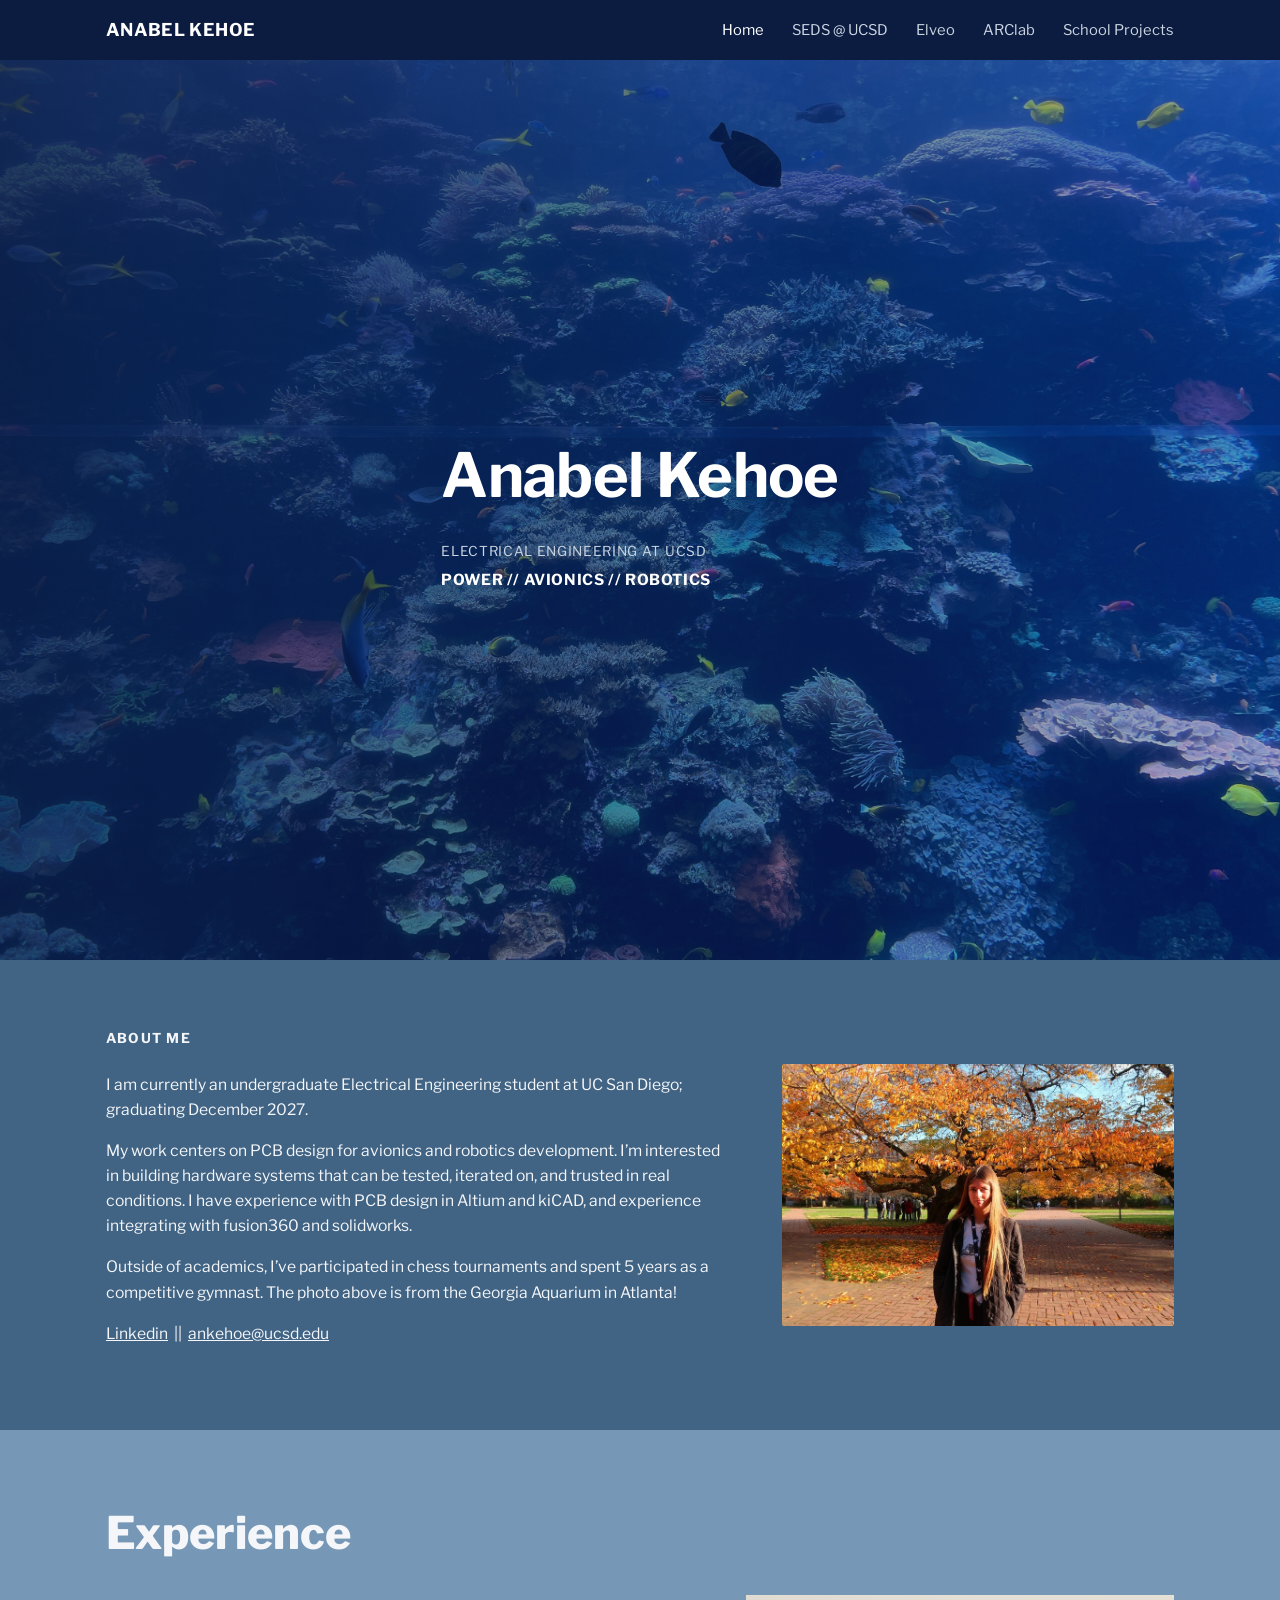
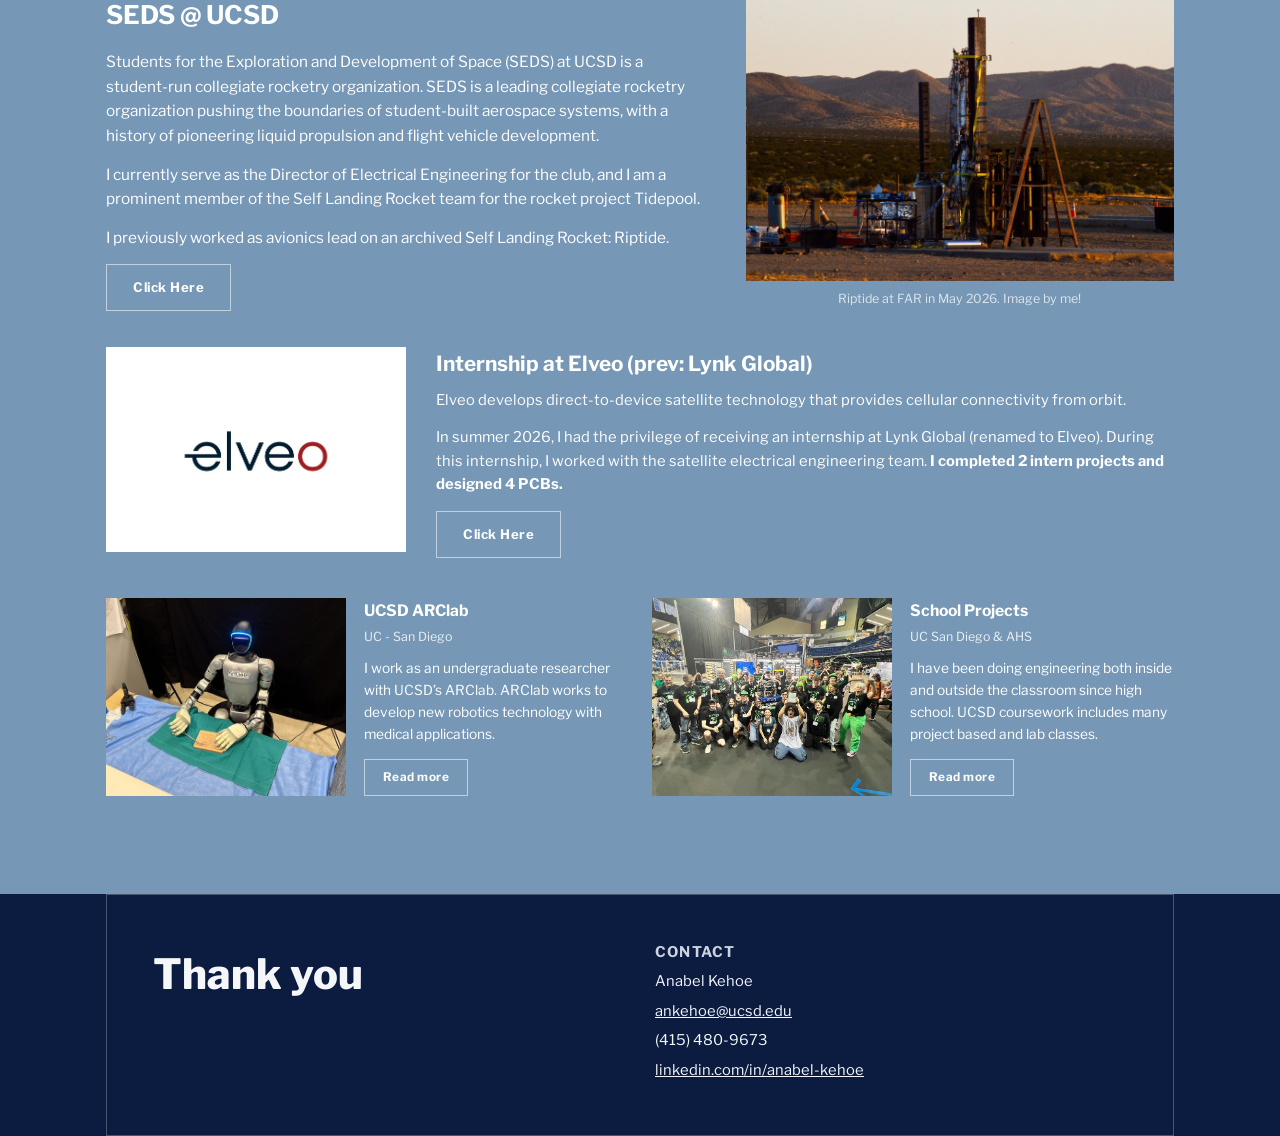
<file: index.html>
<!doctype html>
<html lang="en">
<head>
<meta charset="UTF-8">
<meta name="viewport" content="width=device-width, initial-scale=1">
<title>Anabel Kehoe Portfolio</title>
<meta name="description" content="Anabel Kehoe — Electrical Engineering at UC San Diego. Power // Avionics // Robotics.">
<link rel="stylesheet" href="styles.css">
</head>
<body>

<nav class="site-nav">
  <div class="wrap">
    <a class="brand" href="index.html">ANABEL KEHOE</a>
    <ul>
      <li><a href="index.html" class="active">Home</a></li>
      <li><a href="seds.html">SEDS @ UCSD</a></li>
      <li><a href="elveo.html">Elveo</a></li>
      <li><a href="arclab.html">ARClab</a></li>
      <li><a href="ucsd-projects.html">School Projects</a></li>
    </ul>
  </div>
</nav>

<header class="hero">
  <div class="wrap">
    <h1>Anabel Kehoe</h1>
    <p class="eyebrow">ELECTRICAL ENGINEERING AT UCSD</p>
    <p class="tagline">POWER // AVIONICS // ROBOTICS</p>
  </div>
</header>

<section class="band-about">
  <div class="wrap about-grid">
    <div>
      <h2 class="section-title">About Me</h2>
      <p>I am currently an undergraduate Electrical Engineering student at UC San Diego; graduating December 2027.</p>
      <p>My work centers on PCB design for avionics and robotics development. I&rsquo;m interested in building hardware systems that can be tested, iterated on, and trusted in real conditions. I have experience with PCB design in Altium and kiCAD, and experience integrating with fusion360 and solidworks. </p>
      <p>Outside of academics, I&rsquo;ve participated in chess tournaments and spent 5 years as a competitive gymnast. The photo above is from the Georgia Aquarium in Atlanta!</p>
      <p class="contact-line"><a href="https://www.linkedin.com/in/anabel-kehoe/" target="_blank" rel="noopener">Linkedin</a> &nbsp;||&nbsp; <a href="mailto:ankehoe@ucsd.edu">ankehoe@ucsd.edu</a></p>
    </div>
    <div>
      <img src="images/profile.jpg" alt="Anabel Kehoe standing under a fall tree on campus">
    </div>
  </div>
</section>

<section class="band-exp">
  <div class="wrap">
    <h2 class="big-title">Experience</h2>

    <div class="exp-feature">
      <div>
        <h3>SEDS @ UCSD</h3>
        <p>Students for the Exploration and Development of Space (SEDS) at UCSD is a student-run collegiate rocketry organization. SEDS is a leading collegiate rocketry organization pushing the boundaries of student-built aerospace systems, with a history of pioneering liquid propulsion and flight vehicle development.</p>
        <p>I currently serve as the Director of Electrical Engineering for the club, and I am a prominent member of the Self Landing Rocket team for the rocket project Tidepool.</p>
        <p>I previously worked as avionics lead on an archived Self Landing Rocket: Riptide.</p>
        <a class="btn" href="seds.html">Click Here</a>
      </div>
      <figure>
        <img src="images/riptide-home.jpg" alt="Riptide rocket at FAR launch site">
        <figcaption>Riptide at FAR in May 2026. Image by me!</figcaption>
      </figure>
    </div>

    <div class="elveo-card">
      <img src="images/elveo-logo.jpg" alt="Elveo logo">
      <div>
        <h3>Internship at Elveo (prev: Lynk Global)</h3>
        <p>Elveo develops direct-to-device satellite technology that provides cellular connectivity from orbit.</p>
        <p>In summer 2026, I had the privilege of receiving an internship at Lynk Global (renamed to Elveo). During this internship, I worked with the satellite electrical engineering team. <strong>I completed 2 intern projects and designed 4 PCBs.</strong></p>
        <a class="btn" href="elveo.html">Click Here</a>
      </div>
    </div>

    <div class="exp-secondary">
      <div class="mini-card">
        <img src="images/arclab-home.jpg" alt="Surgical robot at UCSD ARClab">
        <div class="mini-text">
          <h4>UCSD ARClab</h4>
          <p class="sub">UC - San Diego</p>
          <p>I work as an undergraduate researcher with UCSD&rsquo;s ARClab. ARClab works to develop new robotics technology with medical applications.</p>
          <a class="btn btn-small" href="arclab.html">Read more</a>
        </div>
      </div>
      <div class="mini-card">
        <img src="images/school-home.jpg" alt="Robotics competition team photo">
        <div class="mini-text">
          <h4>School Projects</h4>
          <p class="sub">UC San Diego &amp; AHS</p>
          <p>I have been doing engineering both inside and outside the classroom since high school. UCSD coursework includes many project based and lab classes.</p>
          <a class="btn btn-small" href="ucsd-projects.html">Read more</a>
        </div>
      </div>
    </div>
  </div>
</section>

<footer class="band-dark-footer">
  <div class="wrap">
    <div class="footer-grid">
      <h2>Thank you</h2>
      <div class="contact-block">
        <p class="contact-label">CONTACT</p>
        <p>Anabel Kehoe</p>
        <p><a href="mailto:ankehoe@ucsd.edu">ankehoe@ucsd.edu</a></p>
        <p>(415) 480-9673</p>
        <p><a href="https://www.linkedin.com/in/anabel-kehoe/" target="_blank" rel="noopener">linkedin.com/in/anabel-kehoe</a></p>
      </div>
    </div>
  </div>
</footer>

</body>
</html>
</file>
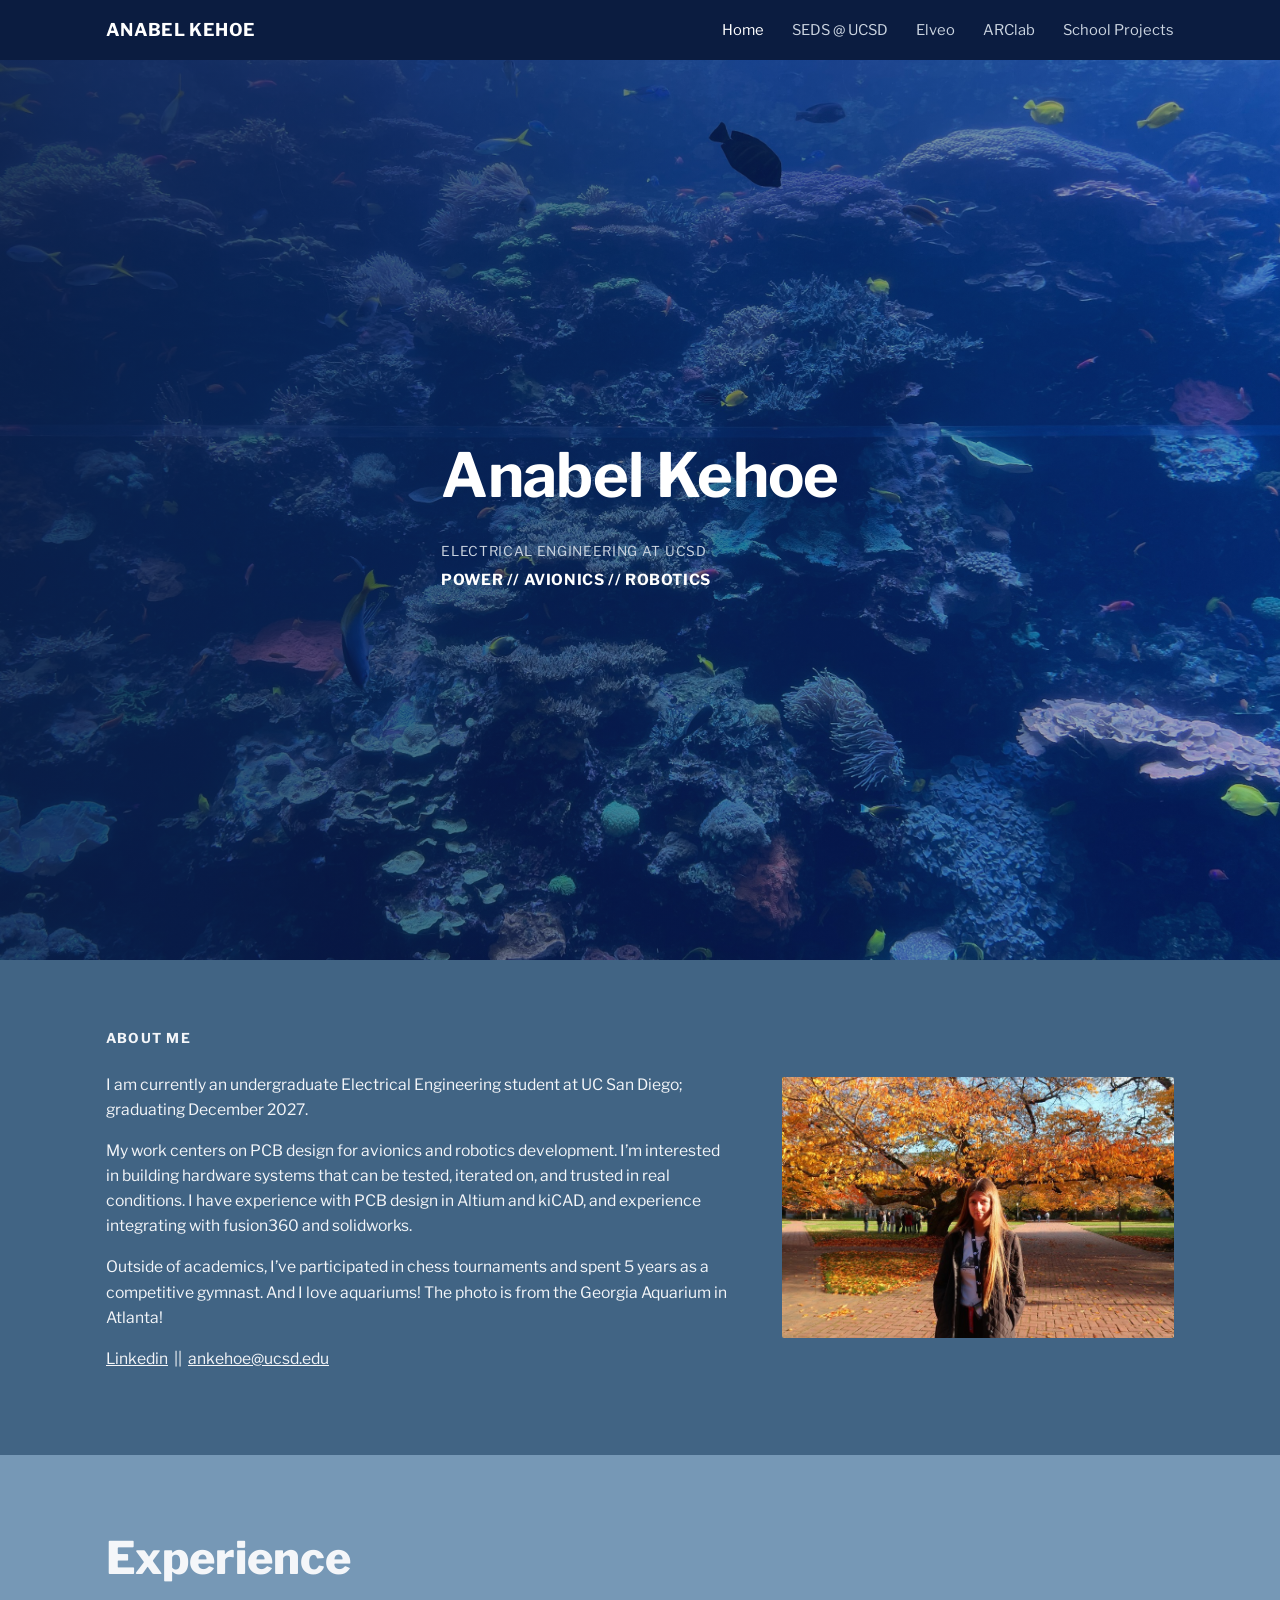
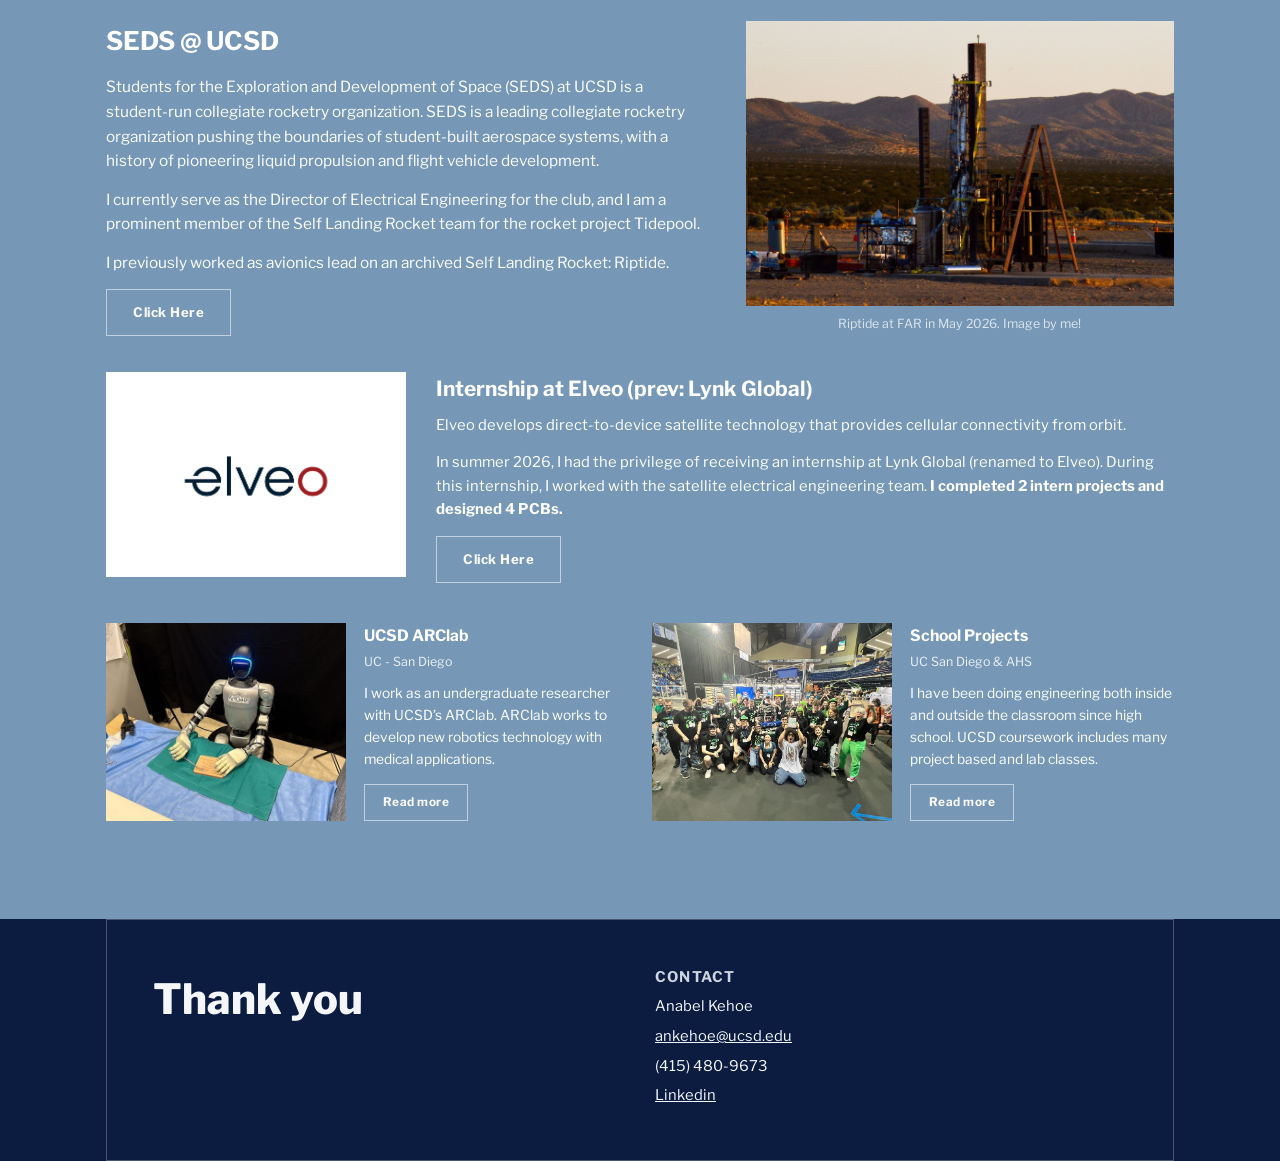
<file: anabel-kehoe-portfolio/portfolio_final/index.html>
<!doctype html>
<html lang="en">
<head>
<meta charset="UTF-8">
<meta name="viewport" content="width=device-width, initial-scale=1">
<title>Anabel Kehoe Portfolio</title>
<meta name="description" content="Anabel Kehoe — Electrical Engineering at UC San Diego. Power // Avionics // Robotics.">
<link rel="stylesheet" href="styles.css">
</head>
<body>

<nav class="site-nav">
  <div class="wrap">
    <a class="brand" href="index.html">ANABEL KEHOE</a>
    <ul>
      <li><a href="index.html" class="active">Home</a></li>
      <li><a href="seds.html">SEDS @ UCSD</a></li>
      <li><a href="elveo.html">Elveo</a></li>
      <li><a href="arclab.html">ARClab</a></li>
      <li><a href="ucsd-projects.html">School Projects</a></li>
    </ul>
  </div>
</nav>

<header class="hero">
  <div class="wrap">
    <h1>Anabel Kehoe</h1>
    <p class="eyebrow">ELECTRICAL ENGINEERING AT UCSD</p>
    <p class="tagline">POWER // AVIONICS // ROBOTICS</p>
  </div>
</header>

<section class="band-about">
  <div class="wrap about-grid">
    <div>
      <h2 class="section-title">About Me</h2>
      <p>I am currently an undergraduate Electrical Engineering student at UC San Diego; graduating December 2027.</p>
      <p>My work centers on PCB design for avionics and robotics development. I&rsquo;m interested in building hardware systems that can be tested, iterated on, and trusted in real conditions. I have experience with PCB design in Altium and kiCAD, and experience integrating with fusion360 and solidworks. </p>
      <p>Outside of academics, I&rsquo;ve participated in chess tournaments and spent 5 years as a competitive gymnast. And I love aquariums! The photo is from the Georgia Aquarium in Atlanta!</p>
      <p class="contact-line"><a href="#" target="_blank" rel="noopener">Linkedin</a> &nbsp;||&nbsp; <a href="mailto:ankehoe@ucsd.edu">ankehoe@ucsd.edu</a></p>
    </div>
    <div>
      <img src="images/profile.jpg" alt="Anabel Kehoe standing under a fall tree on campus">
    </div>
  </div>
</section>

<section class="band-exp">
  <div class="wrap">
    <h2 class="big-title">Experience</h2>

    <div class="exp-feature">
      <div>
        <h3>SEDS @ UCSD</h3>
        <p>Students for the Exploration and Development of Space (SEDS) at UCSD is a student-run collegiate rocketry organization. SEDS is a leading collegiate rocketry organization pushing the boundaries of student-built aerospace systems, with a history of pioneering liquid propulsion and flight vehicle development.</p>
        <p>I currently serve as the Director of Electrical Engineering for the club, and I am a prominent member of the Self Landing Rocket team for the rocket project Tidepool.</p>
        <p>I previously worked as avionics lead on an archived Self Landing Rocket: Riptide.</p>
        <a class="btn" href="seds.html">Click Here</a>
      </div>
      <figure>
        <img src="images/riptide-home.jpg" alt="Riptide rocket at FAR launch site">
        <figcaption>Riptide at FAR in May 2026. Image by me!</figcaption>
      </figure>
    </div>

    <div class="elveo-card">
      <img src="images/elveo-logo.jpg" alt="Elveo logo">
      <div>
        <h3>Internship at Elveo (prev: Lynk Global)</h3>
        <p>Elveo develops direct-to-device satellite technology that provides cellular connectivity from orbit.</p>
        <p>In summer 2026, I had the privilege of receiving an internship at Lynk Global (renamed to Elveo). During this internship, I worked with the satellite electrical engineering team. <strong>I completed 2 intern projects and designed 4 PCBs.</strong></p>
        <a class="btn" href="elveo.html">Click Here</a>
      </div>
    </div>

    <div class="exp-secondary">
      <div class="mini-card">
        <img src="images/arclab-home.jpg" alt="Surgical robot at UCSD ARClab">
        <div class="mini-text">
          <h4>UCSD ARClab</h4>
          <p class="sub">UC - San Diego</p>
          <p>I work as an undergraduate researcher with UCSD&rsquo;s ARClab. ARClab works to develop new robotics technology with medical applications.</p>
          <a class="btn btn-small" href="arclab.html">Read more</a>
        </div>
      </div>
      <div class="mini-card">
        <img src="images/school-home.jpg" alt="Robotics competition team photo">
        <div class="mini-text">
          <h4>School Projects</h4>
          <p class="sub">UC San Diego &amp; AHS</p>
          <p>I have been doing engineering both inside and outside the classroom since high school. UCSD coursework includes many project based and lab classes.</p>
          <a class="btn btn-small" href="ucsd-projects.html">Read more</a>
        </div>
      </div>
    </div>
  </div>
</section>

<footer class="band-dark-footer">
  <div class="wrap">
    <div class="footer-grid">
      <h2>Thank you</h2>
      <div class="contact-block">
        <p class="contact-label">CONTACT</p>
        <p>Anabel Kehoe</p>
        <p><a href="mailto:ankehoe@ucsd.edu">ankehoe@ucsd.edu</a></p>
        <p>(415) 480-9673</p>
        <p><a href="#" target="_blank" rel="noopener">Linkedin</a></p>
      </div>
    </div>
  </div>
</footer>

</body>
</html>
</file>
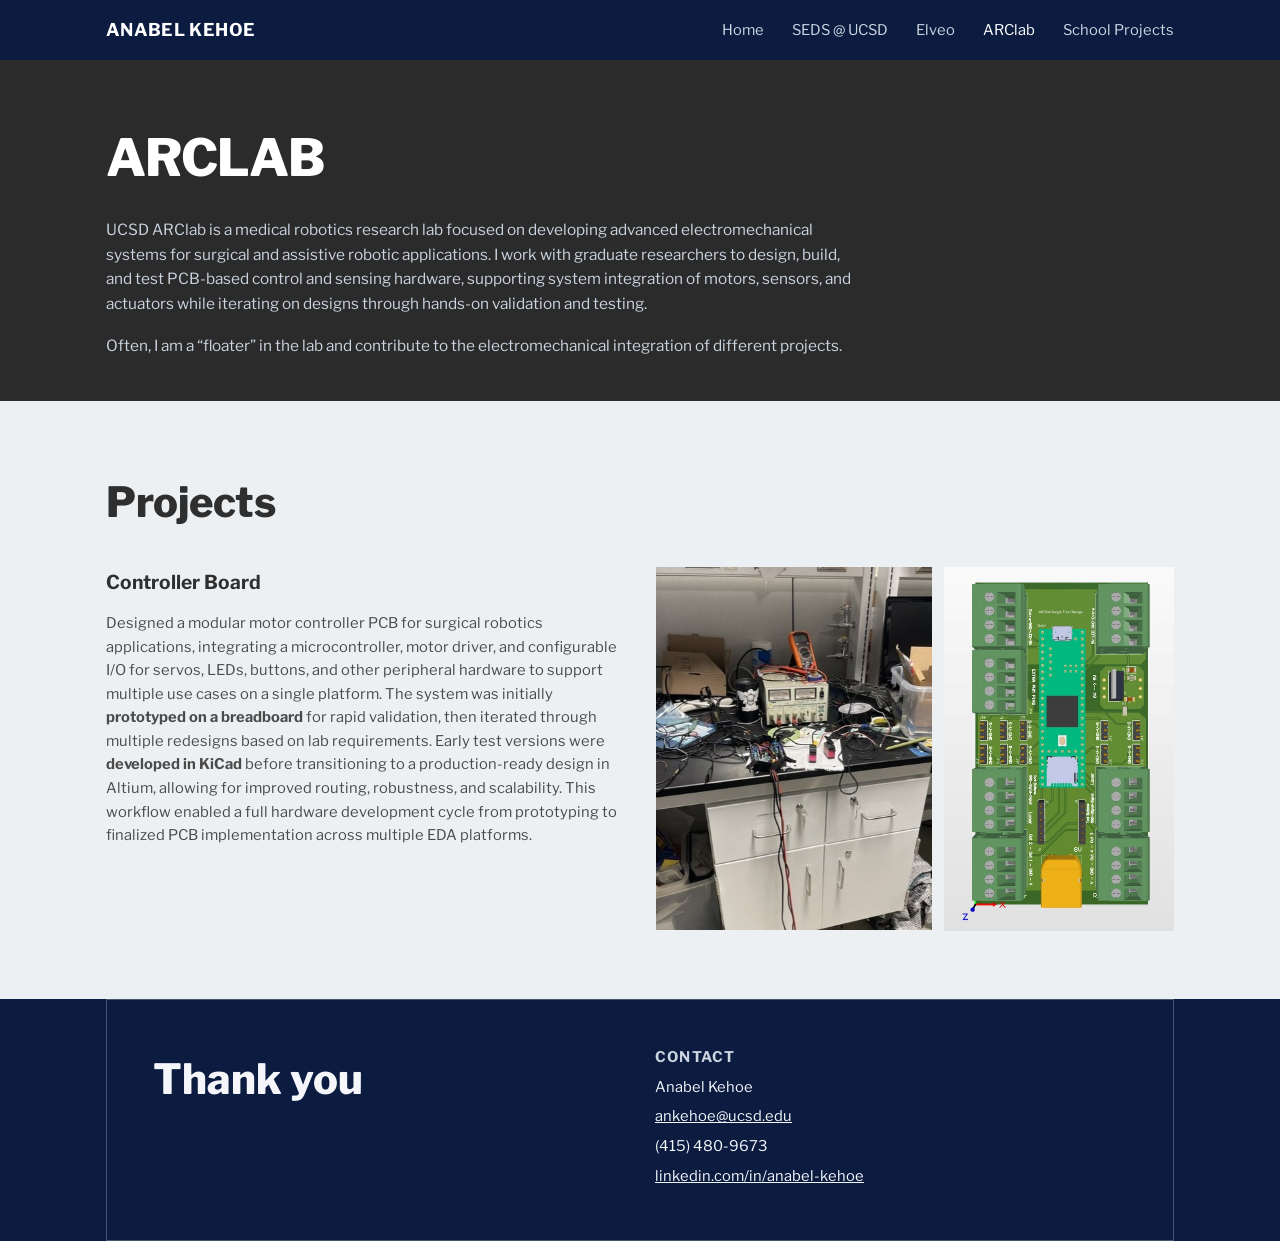
<file: arclab.html>
<!doctype html>
<html lang="en">
<head>
<meta charset="UTF-8">
<meta name="viewport" content="width=device-width, initial-scale=1">
<title>ARClab — Anabel Kehoe Portfolio</title>
<link rel="stylesheet" href="styles.css">
</head>
<body>

<nav class="site-nav">
  <div class="wrap">
    <a class="brand" href="index.html">ANABEL KEHOE</a>
    <ul>
      <li><a href="index.html">Home</a></li>
      <li><a href="seds.html">SEDS @ UCSD</a></li>
      <li><a href="elveo.html">Elveo</a></li>
      <li><a href="arclab.html" class="active">ARClab</a></li>
      <li><a href="ucsd-projects.html">School Projects</a></li>
    </ul>
  </div>
</nav>

<header class="page-header left">
  <div class="wrap">
    <h1>ARCLAB</h1>
    <p>UCSD ARClab is a medical robotics research lab focused on developing advanced electromechanical systems for surgical and assistive robotic applications. I work with graduate researchers to design, build, and test PCB-based control and sensing hardware, supporting system integration of motors, sensors, and actuators while iterating on designs through hands-on validation and testing.</p>
    <p>Often, I am a &ldquo;floater&rdquo; in the lab and contribute to the electromechanical integration of different projects.</p>
  </div>
</header>

<section class="band-light">
  <div class="wrap">
    <h2 class="projects-title">Projects</h2>
    <div class="project">
      <div class="project">
  <div class="project-cols">
    <div class="text">
      <h3>Controller Board</h3>
      <p>Designed a modular motor controller PCB for surgical robotics applications, integrating a microcontroller, motor driver, and configurable I/O for servos, LEDs, buttons, and other peripheral hardware to support multiple use cases on a single platform. The system was initially <strong>prototyped on a breadboard</strong> for rapid validation, then iterated through multiple redesigns based on lab requirements. Early test versions were <strong>developed in KiCad</strong> before transitioning to a production-ready design in Altium, allowing for improved routing, robustness, and scalability. This workflow enabled a full hardware development cycle from prototyping to finalized PCB implementation across multiple EDA platforms.</p>
    </div>
    <div class="media-row">
      <img src="images/arclab-desk.jpg" alt="Lab bench with breadboard prototype and test equipment">
      <img src="images/arclab-pcb.jpg" alt="ARClab controller board PCB render">
    </div>
  </div>
</section>

<footer class="band-dark-footer">
  <div class="wrap">
    <div class="footer-grid">
      <h2>Thank you</h2>
      <div class="contact-block">
        <p class="contact-label">CONTACT</p>
        <p>Anabel Kehoe</p>
        <p><a href="mailto:ankehoe@ucsd.edu">ankehoe@ucsd.edu</a></p>
        <p>(415) 480-9673</p>
        <p><a href="https://www.linkedin.com/in/anabel-kehoe/" target="_blank" rel="noopener">linkedin.com/in/anabel-kehoe</a></p>
      </div>
    </div>
  </div>
</footer>

</body>
</html>
</file>
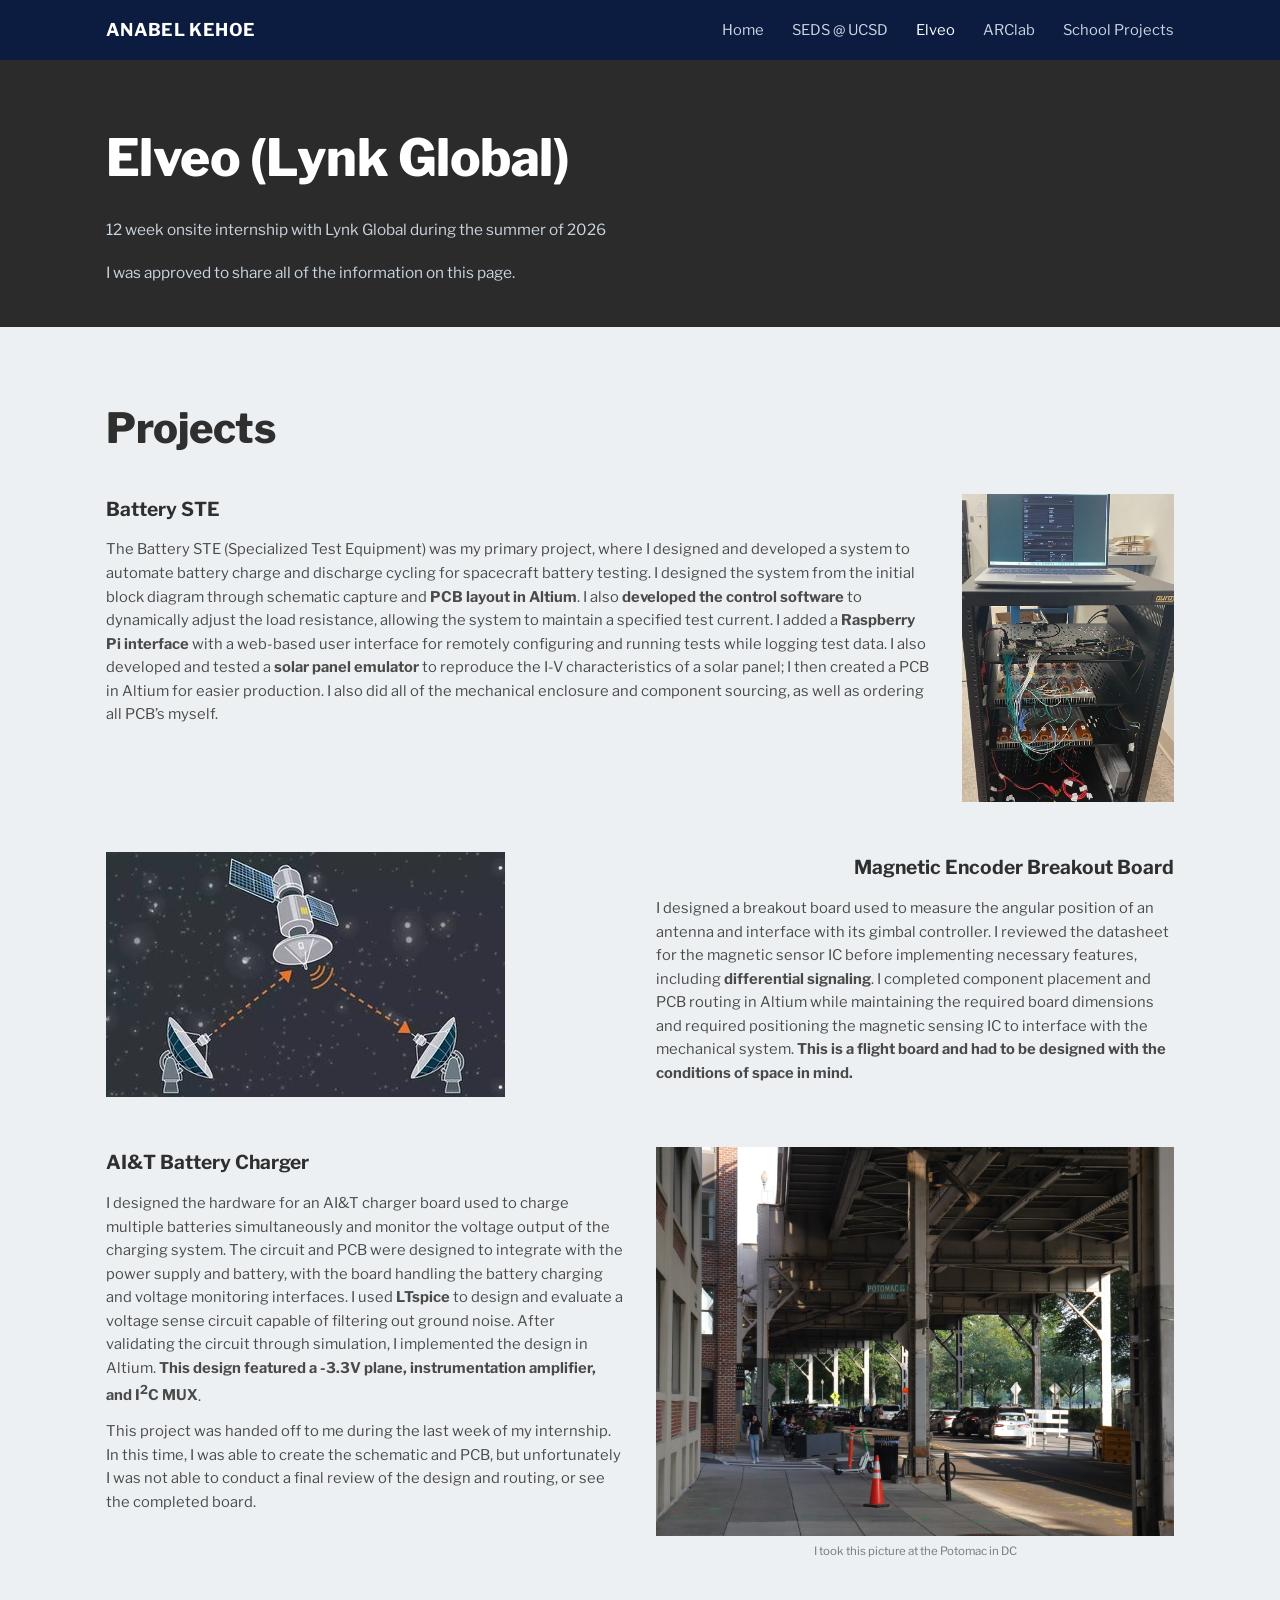
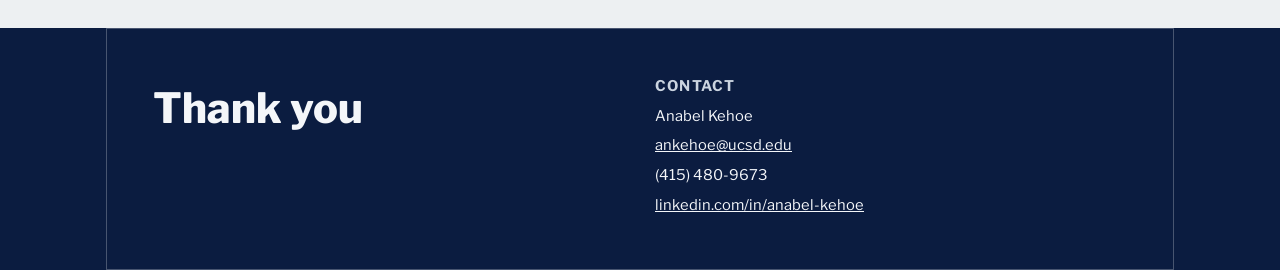
<file: elveo.html>
<!doctype html>
<html lang="en">
<head>
<meta charset="UTF-8">
<meta name="viewport" content="width=device-width, initial-scale=1">
<title>Elveo (Lynk Global) — Anabel Kehoe Portfolio</title>
<link rel="stylesheet" href="styles.css">
</head>
<body>

<nav class="site-nav">
  <div class="wrap">
    <a class="brand" href="index.html">ANABEL KEHOE</a>
    <ul>
      <li><a href="index.html">Home</a></li>
      <li><a href="seds.html">SEDS @ UCSD</a></li>
      <li><a href="elveo.html" class="active">Elveo</a></li>
      <li><a href="arclab.html">ARClab</a></li>
      <li><a href="ucsd-projects.html">School Projects</a></li>
    </ul>
  </div>
</nav>

<header class="page-header left">
  <div class="wrap">
    <h1>Elveo (Lynk Global)</h1>
    <p>12 week onsite internship with Lynk Global during the summer of 2026</p>
    <p>I was approved to share all of the information on this page.</p>
  </div>
</header>

<section class="band-light">
  <div class="wrap">
    <h2 class="projects-title">Projects</h2>

    <div class="project">
  <div class="project-cols" style="grid-template-columns: 3.5fr 0.9fr; align-items: start;">
    <div class="text">
      <h3>Battery STE</h3>
      <p>The Battery STE (Specialized Test Equipment) was my primary project, where I designed and developed a system to automate battery charge and discharge cycling for spacecraft battery testing. I designed the system from the initial block diagram through schematic capture and <strong>PCB layout in Altium</strong>. I also <strong>developed the control software</strong> to dynamically adjust the load resistance, allowing the system to maintain a specified test current. I added a <strong>Raspberry Pi interface</strong> with a web-based user interface for remotely configuring and running tests while logging test data. I also developed and tested a <strong>solar panel emulator</strong> to reproduce the I-V characteristics of a solar panel; I then created a PCB in Altium for easier production. I also did all of the mechanical enclosure and component sourcing, as well as ordering all PCB&rsquo;s myself.</p>
    </div>
    <img src="images/battery-ste.jpg" alt="Battery STE test rack with laptop running the control interface">
  </div>
</div>

    <div class="project">
      <div class="project-cols text-right">
        <div class="text">
          <h3>Magnetic Encoder Breakout Board</h3>
          <p>I designed a breakout board used to measure the angular position of an antenna and interface with its gimbal controller. I reviewed the datasheet for the magnetic sensor IC before implementing necessary features, including <strong>differential signaling</strong>. I completed component placement and PCB routing in Altium while maintaining the required board dimensions and required positioning the magnetic sensing IC to interface with the mechanical system. <strong>This is a flight board and had to be designed with the conditions of space in mind.</strong></p>
        </div>
        <div class="media">
          <img src="images/mag-encoder-sat.jpg" alt="Illustration of satellite communicating with ground antennas">
        </div>
      </div>
    </div>

    <div class="project">
      <div class="project-cols">
        <div class="text">
          <h3>AI&amp;T Battery Charger</h3>
          <p>I designed the hardware for an AI&amp;T charger board used to charge multiple batteries simultaneously and monitor the voltage output of the charging system. The circuit and PCB were designed to integrate with the power supply and battery, with the board handling the battery charging and voltage monitoring interfaces. I used <strong>LTspice</strong> to design and evaluate a voltage sense circuit capable of filtering out ground noise. After validating the circuit through simulation, I implemented the design in Altium. <strong>This design featured a -3.3V plane, instrumentation amplifier, and I<sup>2</sup>C MUX</strong>.</p>
          <p>This project was handed off to me during the last week of my internship. In this time, I was able to create the schematic and PCB, but unfortunately I was not able to conduct a final review of the design and routing, or see the completed board.</p>
        </div>
        <figure class="media">
          <img src="images/aitt-charger.jpg" alt="AI&T battery charger PCB render">
          <figcaption>I took this picture at the Potomac in DC</figcaption>
        </figure>
      </div>
    </div>

  </div>
</section>

<footer class="band-dark-footer">
  <div class="wrap">
    <div class="footer-grid">
      <h2>Thank you</h2>
      <div class="contact-block">
        <p class="contact-label">CONTACT</p>
        <p>Anabel Kehoe</p>
        <p><a href="mailto:ankehoe@ucsd.edu">ankehoe@ucsd.edu</a></p>
        <p>(415) 480-9673</p>
        <p><a href="https://www.linkedin.com/in/anabel-kehoe/" target="_blank" rel="noopener">linkedin.com/in/anabel-kehoe</a></p>
      </div>
    </div>
  </div>
</footer>

</body>
</html>
</file>
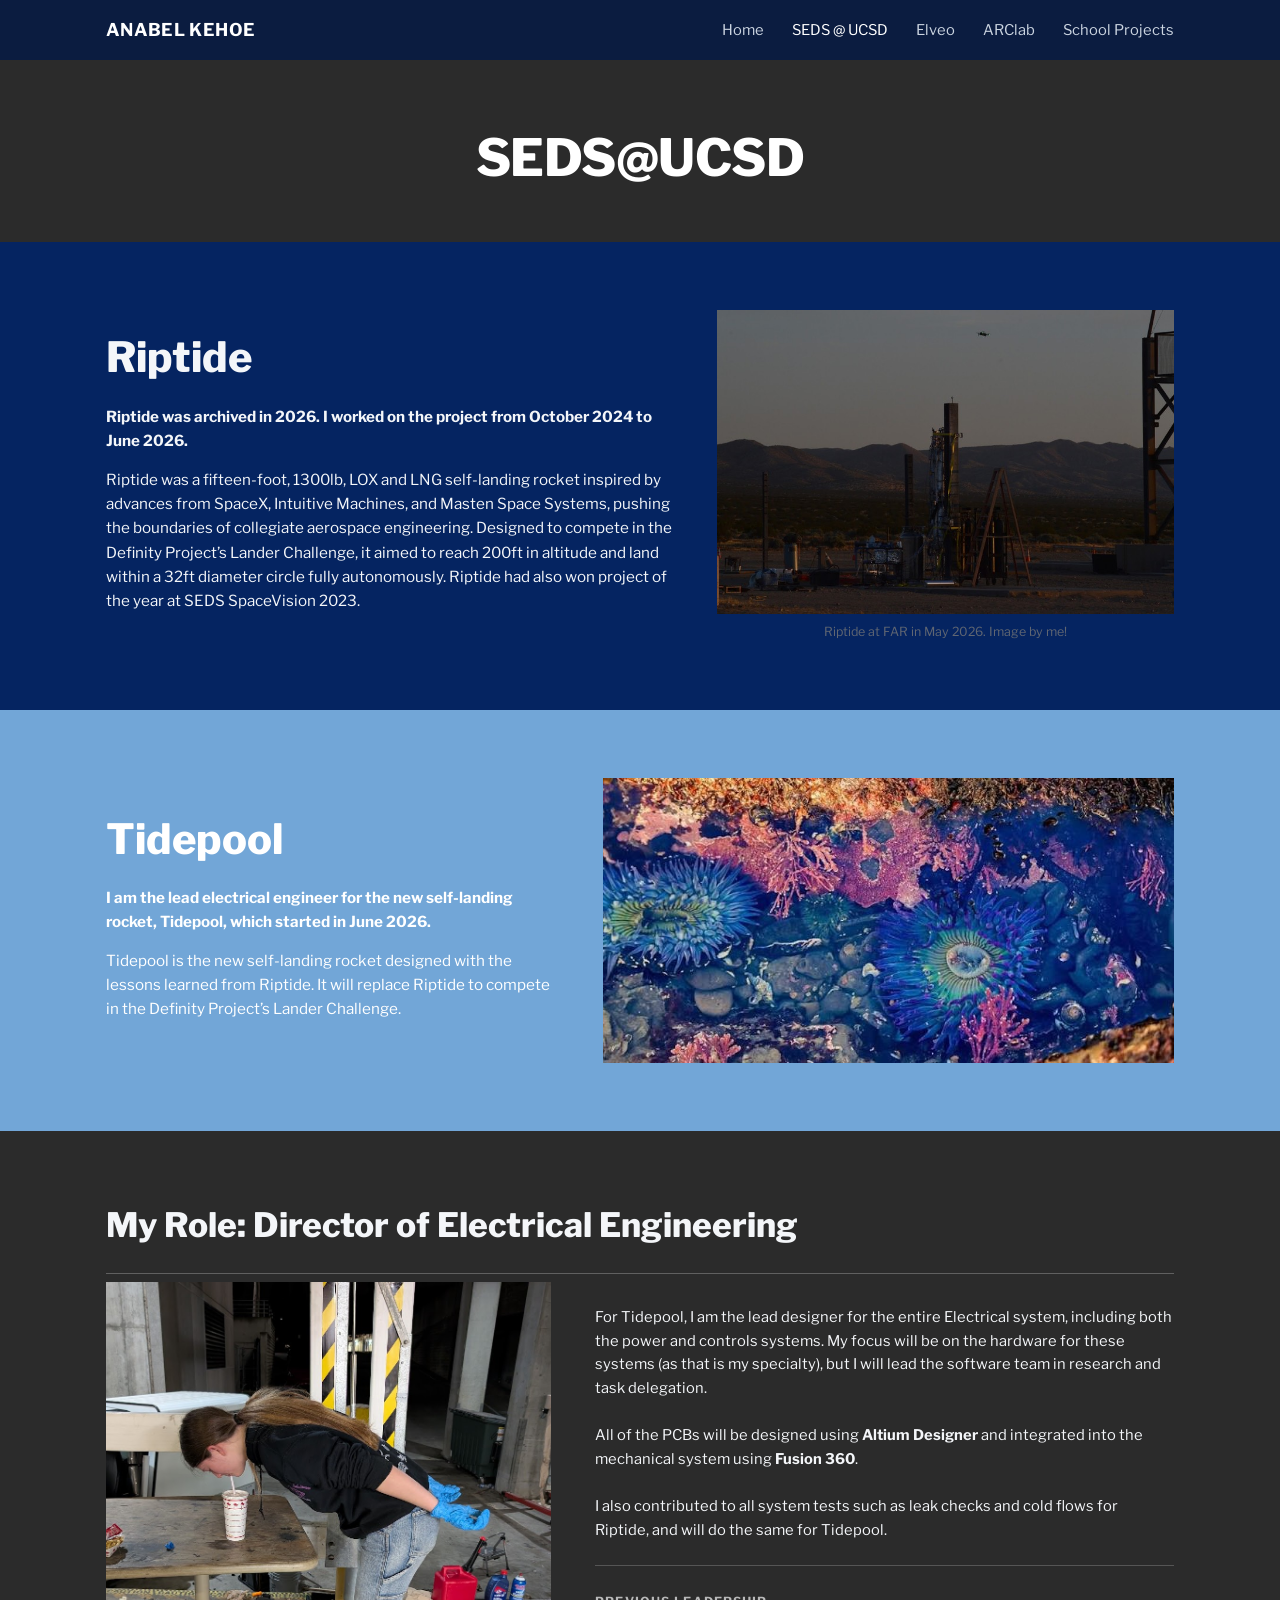
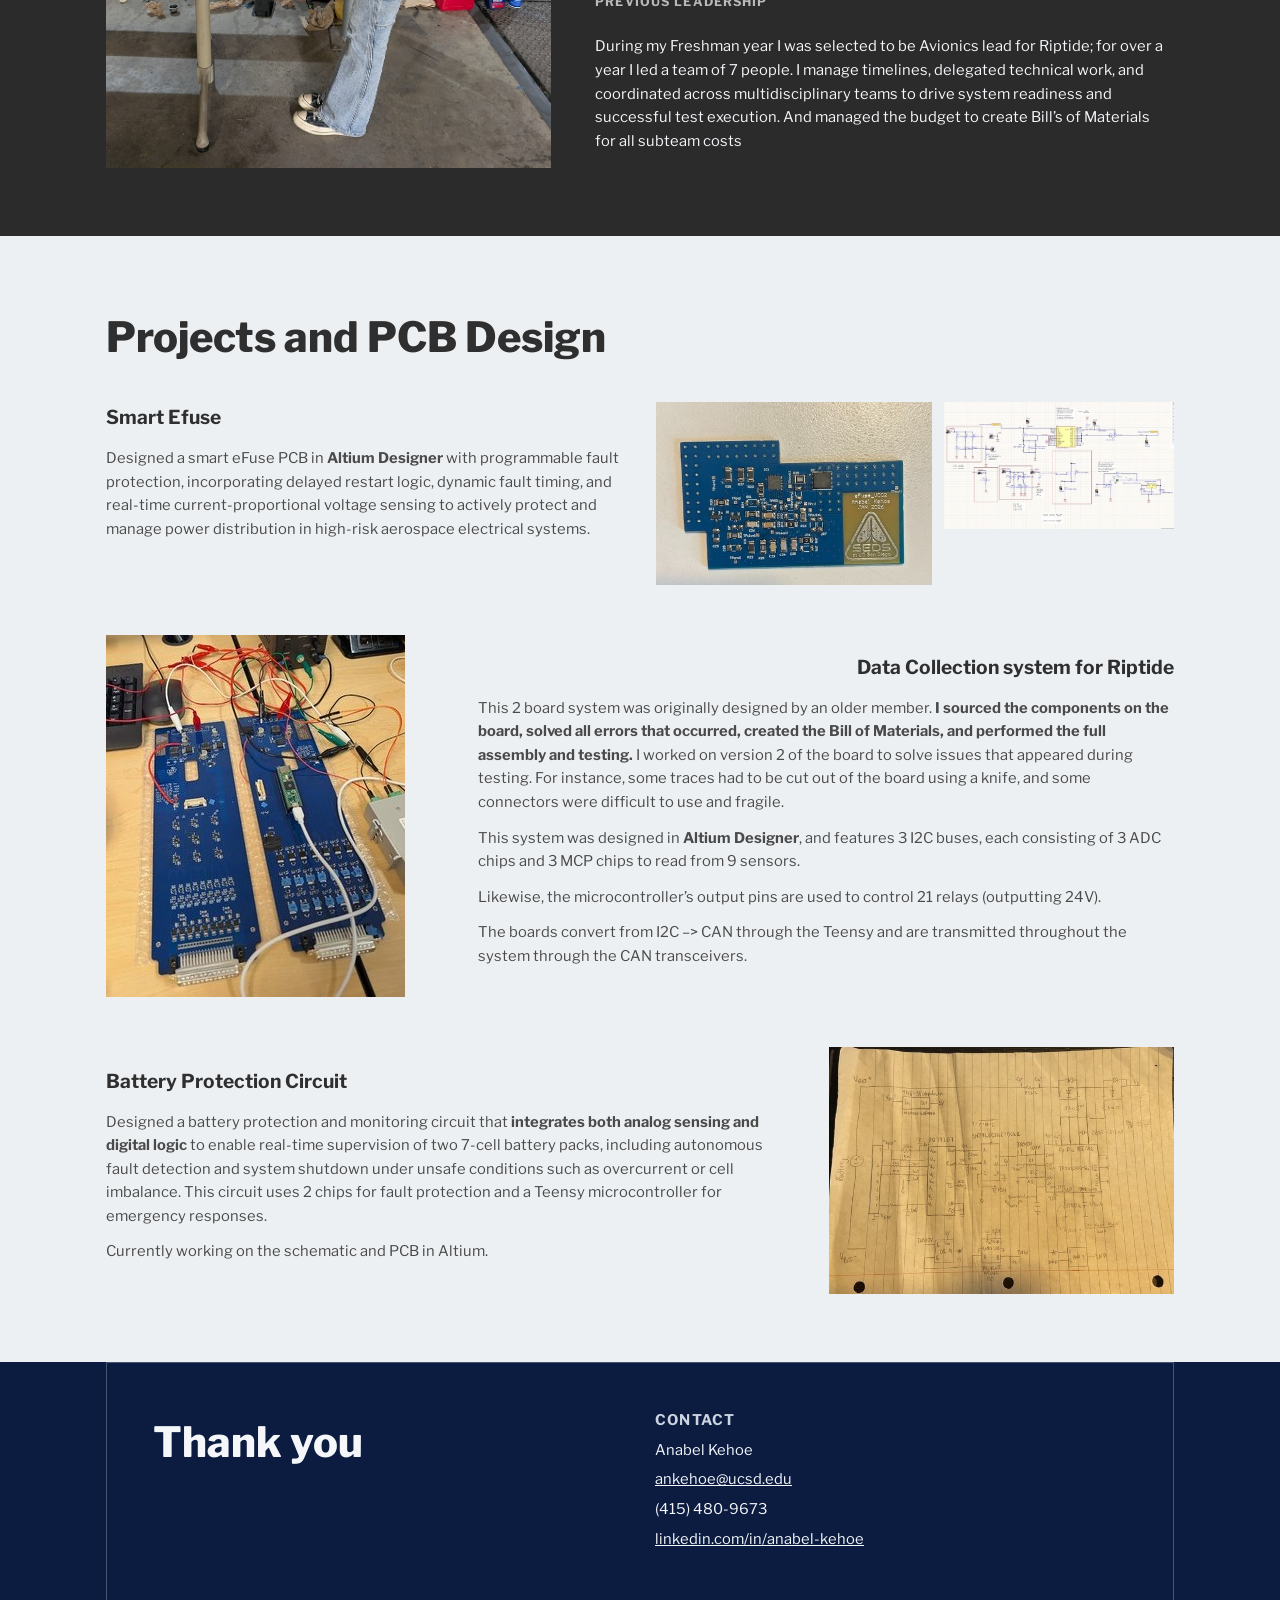
<file: seds.html>
<!doctype html>
<html lang="en">
<head>
<meta charset="UTF-8">
<meta name="viewport" content="width=device-width, initial-scale=1">
<title>SEDS @ UCSD — Anabel Kehoe Portfolio</title>
<link rel="stylesheet" href="styles.css">
</head>
<body>

<nav class="site-nav">
  <div class="wrap">
    <a class="brand" href="index.html">ANABEL KEHOE</a>
    <ul>
      <li><a href="index.html">Home</a></li>
      <li><a href="seds.html" class="active">SEDS @ UCSD</a></li>
      <li><a href="elveo.html">Elveo</a></li>
      <li><a href="arclab.html">ARClab</a></li>
      <li><a href="ucsd-projects.html">School Projects</a></li>
    </ul>
  </div>
</nav>

<header class="page-header">
  <div class="wrap">
    <h1>SEDS@UCSD</h1>
  </div>
</header>

<section class="band-riptide">
  <div class="wrap feature-block">
    <div class="feature-text">
      <h2>Riptide</h2>
      <p class="lede">Riptide was archived in 2026. I worked on the project from October 2024 to June 2026.</p>
      <p>Riptide was a fifteen-foot, 1300lb, LOX and LNG self-landing rocket inspired by advances from SpaceX, Intuitive Machines, and Masten Space Systems, pushing the boundaries of collegiate aerospace engineering. Designed to compete in the Definity Project&rsquo;s Lander Challenge, it aimed to reach 200ft in altitude and land within a 32ft diameter circle fully autonomously. Riptide had also won project of the year at SEDS SpaceVision 2023.</p>
    </div>
    <figure class="feature-img">
      <img src="images/riptide-seds.jpg" alt="Riptide rocket at FAR launch site during sunset">
      <figcaption>Riptide at FAR in May 2026. Image by me!</figcaption>
    </figure>
  </div>
</section>

<section class="band-tidepool">
  <div class="wrap feature-block reverse">
    <div class="feature-text">
      <h2>Tidepool</h2>
      <p class="lede">I am the lead electrical engineer for the new self-landing rocket, Tidepool, which started in June 2026.</p>
      <p>Tidepool is the new self-landing rocket designed with the lessons learned from Riptide. It will replace Riptide to compete in the Definity Project&rsquo;s Lander Challenge.</p>
    </div>
    <figure class="feature-img">
      <img src="images/tidepool.jpg" alt="Tidepool sea anemones — project namesake imagery">
    </figure>
  </div>
</section>

<section class="band-charcoal">
  <div class="wrap">
    <h2 class="role-title">My Role: Director of Electrical Engineering</h2>
    <div class="role-grid">
      <div>
        <img src="images/whiteboard.jpg" alt="Whiteboard diagram of the electrical power system architecture">
      </div>
      <div>
        <p>For Tidepool, I am the lead designer for the entire Electrical system, including both the power and controls systems. My focus will be on the hardware for these systems (as that is my specialty), but I will lead the software team in research and task delegation.</p>
        <p>All of the PCBs will be designed using <strong>Altium Designer</strong> and integrated into the mechanical system using <strong>Fusion 360</strong>.</p>
        <p>I also contributed to all system tests such as leak checks and cold flows for Riptide, and will do the same for Tidepool.</p>
        <hr>
        <p class="label">Previous Leadership</p>
        <p>During my Freshman year I was selected to be Avionics lead for Riptide; for over a year I led a team of 7 people. I manage timelines, delegated technical work, and coordinated across multidisciplinary teams to drive system readiness and successful test execution. And managed the budget to create Bill&rsquo;s of Materials for all subteam costs</p>
      </div>
    </div>
  </div>
</section>

<section class="band-light">
  <div class="wrap">
    <h2 class="projects-title">Projects and PCB Design</h2>

<div class="project">
  <div class="project-cols">
    <div class="text">
      <h3>Smart Efuse</h3>
      <p>Designed a smart eFuse PCB in <strong>Altium Designer</strong> with programmable fault protection, incorporating delayed restart logic, dynamic fault timing, and real-time current-proportional voltage sensing to actively protect and manage power distribution in high-risk aerospace electrical systems.</p>
    </div>
    <div class="media-row">
      <img src="images/efuse-photo.jpg" alt="Smart eFuse PCB, populated board on desk">
      <img src="images/efuse-schematic.jpg" alt="Smart eFuse schematic">
    </div>
  </div>
</div>

<div class="project">
  <div class="project-cols text-right" style="grid-template-columns: 340px 1fr; align-items:center;">
    <div class="text">
        <h3>Data Collection system for Riptide</h3>
      <p>This 2 board system was originally designed by an older member. <strong>I sourced the components on the board, solved all errors that occurred, created the Bill of Materials, and performed the full assembly and testing.</strong> I worked on version 2 of the board to solve issues that appeared during testing. For instance, some traces had to be cut out of the board using a knife, and some connectors were difficult to use and fragile.</p>
      <p>This system was designed in <strong>Altium Designer</strong>, and features 3 I2C buses, each consisting of 3 ADC chips and 3 MCP chips to read from 9 sensors.</p>
      <p>Likewise, the microcontroller&rsquo;s output pins are used to control 21 relays (outputting 24V).</p>
      <p>The boards convert from I2C &ndash;&gt; CAN through the Teensy and are transmitted throughout the system through the CAN transceivers.</p>
    </div>
    <div class="media">
      <img src="images/datacol-photo.jpg" alt="Assembled data collection boards on desk">
    </div>
  </div>
</div>

<div class="project">
  <div class="project-cols" style="grid-template-columns: 2fr 1fr; align-items: center;">
    <div class="text">
        <h3>Battery Protection Circuit</h3>

      <p>Designed a battery protection and monitoring circuit that <strong>integrates both analog sensing and digital logic</strong> to enable real-time supervision of two 7-cell battery packs, including autonomous fault detection and system shutdown under unsafe conditions such as overcurrent or cell imbalance. This circuit uses 2 chips for fault protection and a Teensy microcontroller for emergency responses.</p>
      <p>Currently working on the schematic and PCB in Altium.</p>
    </div>
    <div class="media">
      <img src="images/battery-note2.jpg" alt="Handwritten battery protection circuit sketch">
    </div>
  </div>
</div>
</section>

<footer class="band-dark-footer">
  <div class="wrap">
    <div class="footer-grid">
      <h2>Thank you</h2>
      <div class="contact-block">
        <p class="contact-label">CONTACT</p>
        <p>Anabel Kehoe</p>
        <p><a href="mailto:ankehoe@ucsd.edu">ankehoe@ucsd.edu</a></p>
        <p>(415) 480-9673</p>
        <p><a href="https://www.linkedin.com/in/anabel-kehoe/" target="_blank" rel="noopener">linkedin.com/in/anabel-kehoe</a></p>
      </div>
    </div>
  </div>
</footer>

</body>
</html>
</file>
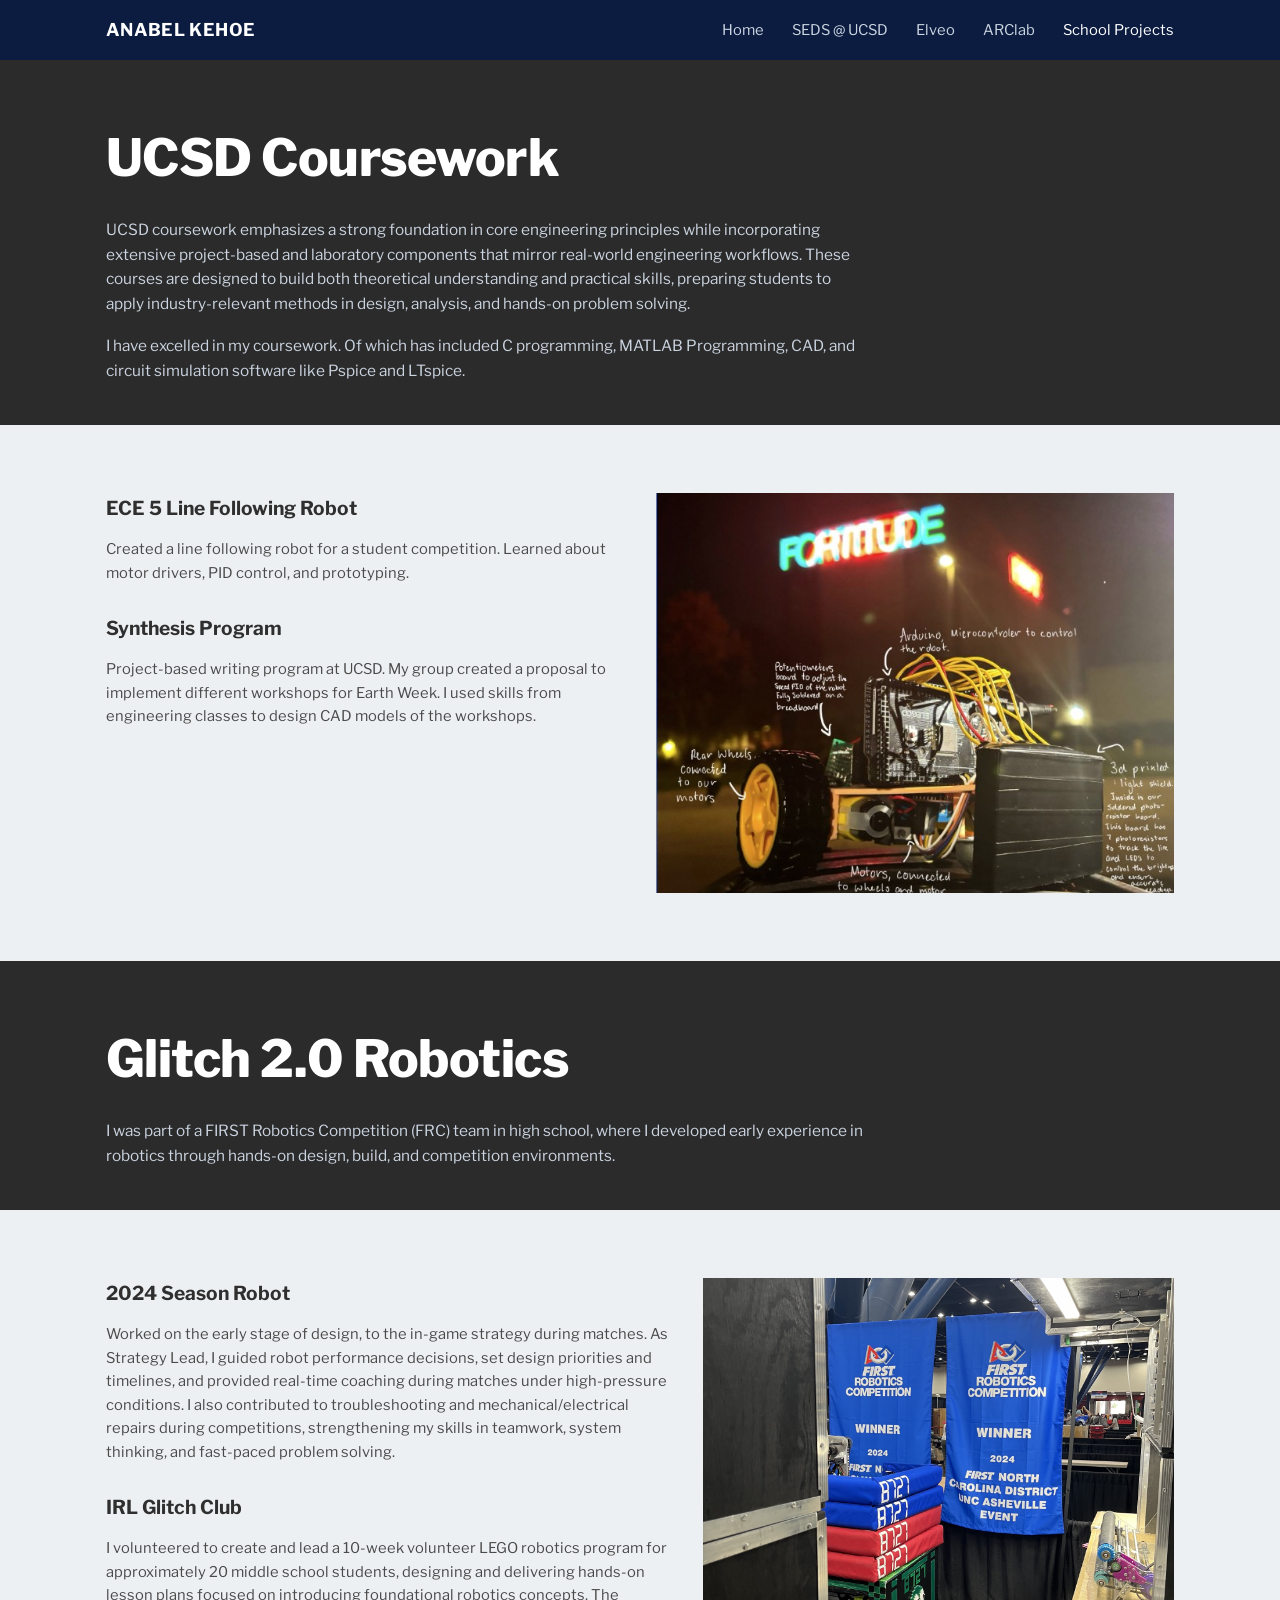
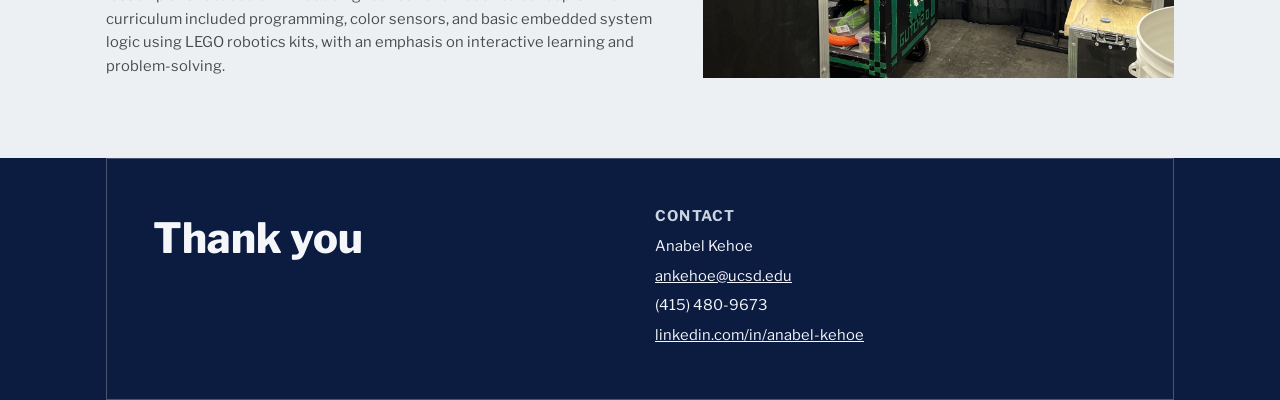
<file: ucsd-projects.html>
<!doctype html>
<html lang="en">
<head>
<meta charset="UTF-8">
<meta name="viewport" content="width=device-width, initial-scale=1">
<title>School Projects — Anabel Kehoe Portfolio</title>
<link rel="stylesheet" href="styles.css">
</head>
<body>

<nav class="site-nav">
  <div class="wrap">
    <a class="brand" href="index.html">ANABEL KEHOE</a>
    <ul>
      <li><a href="index.html">Home</a></li>
      <li><a href="seds.html">SEDS @ UCSD</a></li>
      <li><a href="elveo.html">Elveo</a></li>
      <li><a href="arclab.html">ARClab</a></li>
      <li><a href="ucsd-projects.html" class="active">School Projects</a></li>
    </ul>
  </div>
</nav>

<header class="page-header left">
  <div class="wrap">
    <h1>UCSD Coursework</h1>
    <p>UCSD coursework emphasizes a strong foundation in core engineering principles while incorporating extensive project-based and laboratory components that mirror real-world engineering workflows. These courses are designed to build both theoretical understanding and practical skills, preparing students to apply industry-relevant methods in design, analysis, and hands-on problem solving.</p>
    <p>I have excelled in my coursework. Of which has included C programming, MATLAB Programming, CAD, and circuit simulation software like Pspice and LTspice.</p>
  </div>
</header>

<section class="band-light">
  <div class="wrap">
    <div class="project">
      <div class="project-cols">
        <div class="text">
          <h3>ECE 5 Line Following Robot</h3>
          <p>Created a line following robot for a student competition. Learned about motor drivers, PID control, and prototyping.</p>
          <h3 style="margin-top:28px;">Synthesis Program</h3>
          <p>Project-based writing program at UCSD. My group created a proposal to implement different workshops for Earth Week. I used skills from engineering classes to design CAD models of the workshops.</p>
        </div>
        <div class="media">
          <img src="images/line-follow-robot.jpg" alt="Line following robot with annotated components, night photo" style="width: 100%; max-height: 400px; object-fit: cover;">
        </div>
      </div>
    </div>
  </div>
</section>

<header class="page-header left">
  <div class="wrap">
    <h1>Glitch 2.0 Robotics</h1>
    <p>I was part of a FIRST Robotics Competition (FRC) team in high school, where I developed early experience in robotics through hands-on design, build, and competition environments.</p>
  </div>
</header>

<section class="band-light">
  <div class="wrap">
    <div class="project">
      
      <div class="project-cols" style="grid-template-columns: 1.2fr 1fr; align-items: start;">
  <div class="text">
    <h3>2024 Season Robot</h3>
    <p>Worked on the early stage of design, to the in-game strategy during matches. As Strategy Lead, I guided robot performance decisions, set design priorities and timelines, and provided real-time coaching during matches under high-pressure conditions. I also contributed to troubleshooting and mechanical/electrical repairs during competitions, strengthening my skills in teamwork, system thinking, and fast-paced problem solving.</p>
    <h3 style="margin-top:28px;">IRL Glitch Club</h3>
    <p>I volunteered to create and lead a 10-week volunteer LEGO robotics program for approximately 20 middle school students, designing and delivering hands-on lesson plans focused on introducing foundational robotics concepts. The curriculum included programming, color sensors, and basic embedded system logic using LEGO robotics kits, with an emphasis on interactive learning and problem-solving.</p>
  </div>
  <div class="media">
    <img src="images/glitch-robot.jpg" alt="Glitch 2.0 robotics team pit at a FIRST Robotics competition" style="width: 100%; max-height: 400px; object-fit: cover;">
  </div>
</div>
  </div>
</section>

<footer class="band-dark-footer">
  <div class="wrap">
    <div class="footer-grid">
      <h2>Thank you</h2>
      <div class="contact-block">
        <p class="contact-label">CONTACT</p>
        <p>Anabel Kehoe</p>
        <p><a href="mailto:ankehoe@ucsd.edu">ankehoe@ucsd.edu</a></p>
        <p>(415) 480-9673</p>
        <p><a href="https://www.linkedin.com/in/anabel-kehoe/" target="_blank" rel="noopener">linkedin.com/in/anabel-kehoe</a></p>
      </div>
    </div>
  </div>
</footer>

</body>
</html>
</file>
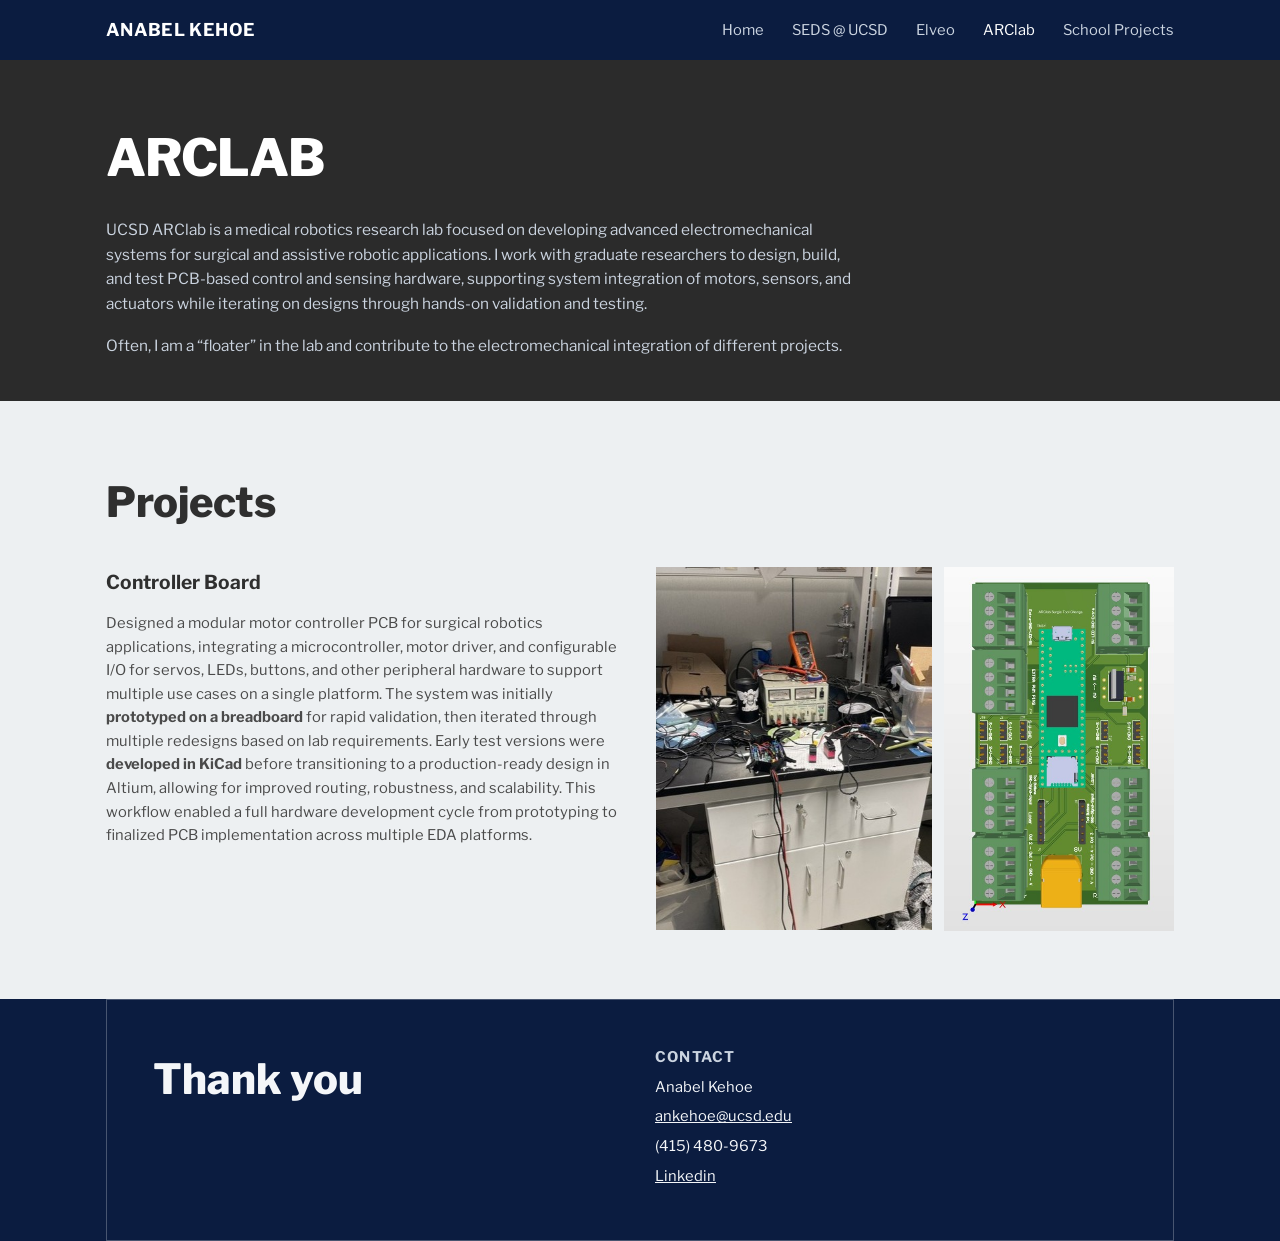
<file: anabel-kehoe-portfolio/portfolio_final/arclab.html>
<!doctype html>
<html lang="en">
<head>
<meta charset="UTF-8">
<meta name="viewport" content="width=device-width, initial-scale=1">
<title>ARClab — Anabel Kehoe Portfolio</title>
<link rel="stylesheet" href="styles.css">
</head>
<body>

<nav class="site-nav">
  <div class="wrap">
    <a class="brand" href="index.html">ANABEL KEHOE</a>
    <ul>
      <li><a href="index.html">Home</a></li>
      <li><a href="seds.html">SEDS @ UCSD</a></li>
      <li><a href="elveo.html">Elveo</a></li>
      <li><a href="arclab.html" class="active">ARClab</a></li>
      <li><a href="ucsd-projects.html">School Projects</a></li>
    </ul>
  </div>
</nav>

<header class="page-header left">
  <div class="wrap">
    <h1>ARCLAB</h1>
    <p>UCSD ARClab is a medical robotics research lab focused on developing advanced electromechanical systems for surgical and assistive robotic applications. I work with graduate researchers to design, build, and test PCB-based control and sensing hardware, supporting system integration of motors, sensors, and actuators while iterating on designs through hands-on validation and testing.</p>
    <p>Often, I am a &ldquo;floater&rdquo; in the lab and contribute to the electromechanical integration of different projects.</p>
  </div>
</header>

<section class="band-light">
  <div class="wrap">
    <h2 class="projects-title">Projects</h2>
    <div class="project">
      <div class="project">
  <div class="project-cols">
    <div class="text">
      <h3>Controller Board</h3>
      <p>Designed a modular motor controller PCB for surgical robotics applications, integrating a microcontroller, motor driver, and configurable I/O for servos, LEDs, buttons, and other peripheral hardware to support multiple use cases on a single platform. The system was initially <strong>prototyped on a breadboard</strong> for rapid validation, then iterated through multiple redesigns based on lab requirements. Early test versions were <strong>developed in KiCad</strong> before transitioning to a production-ready design in Altium, allowing for improved routing, robustness, and scalability. This workflow enabled a full hardware development cycle from prototyping to finalized PCB implementation across multiple EDA platforms.</p>
    </div>
    <div class="media-row">
      <img src="images/arclab-desk.jpg" alt="Lab bench with breadboard prototype and test equipment">
      <img src="images/arclab-pcb.jpg" alt="ARClab controller board PCB render">
    </div>
  </div>
</section>

<footer class="band-dark-footer">
  <div class="wrap">
    <div class="footer-grid">
      <h2>Thank you</h2>
      <div class="contact-block">
        <p class="contact-label">CONTACT</p>
        <p>Anabel Kehoe</p>
        <p><a href="mailto:ankehoe@ucsd.edu">ankehoe@ucsd.edu</a></p>
        <p>(415) 480-9673</p>
        <p><a href="#" target="_blank" rel="noopener">Linkedin</a></p>
      </div>
    </div>
  </div>
</footer>

</body>
</html>
</file>
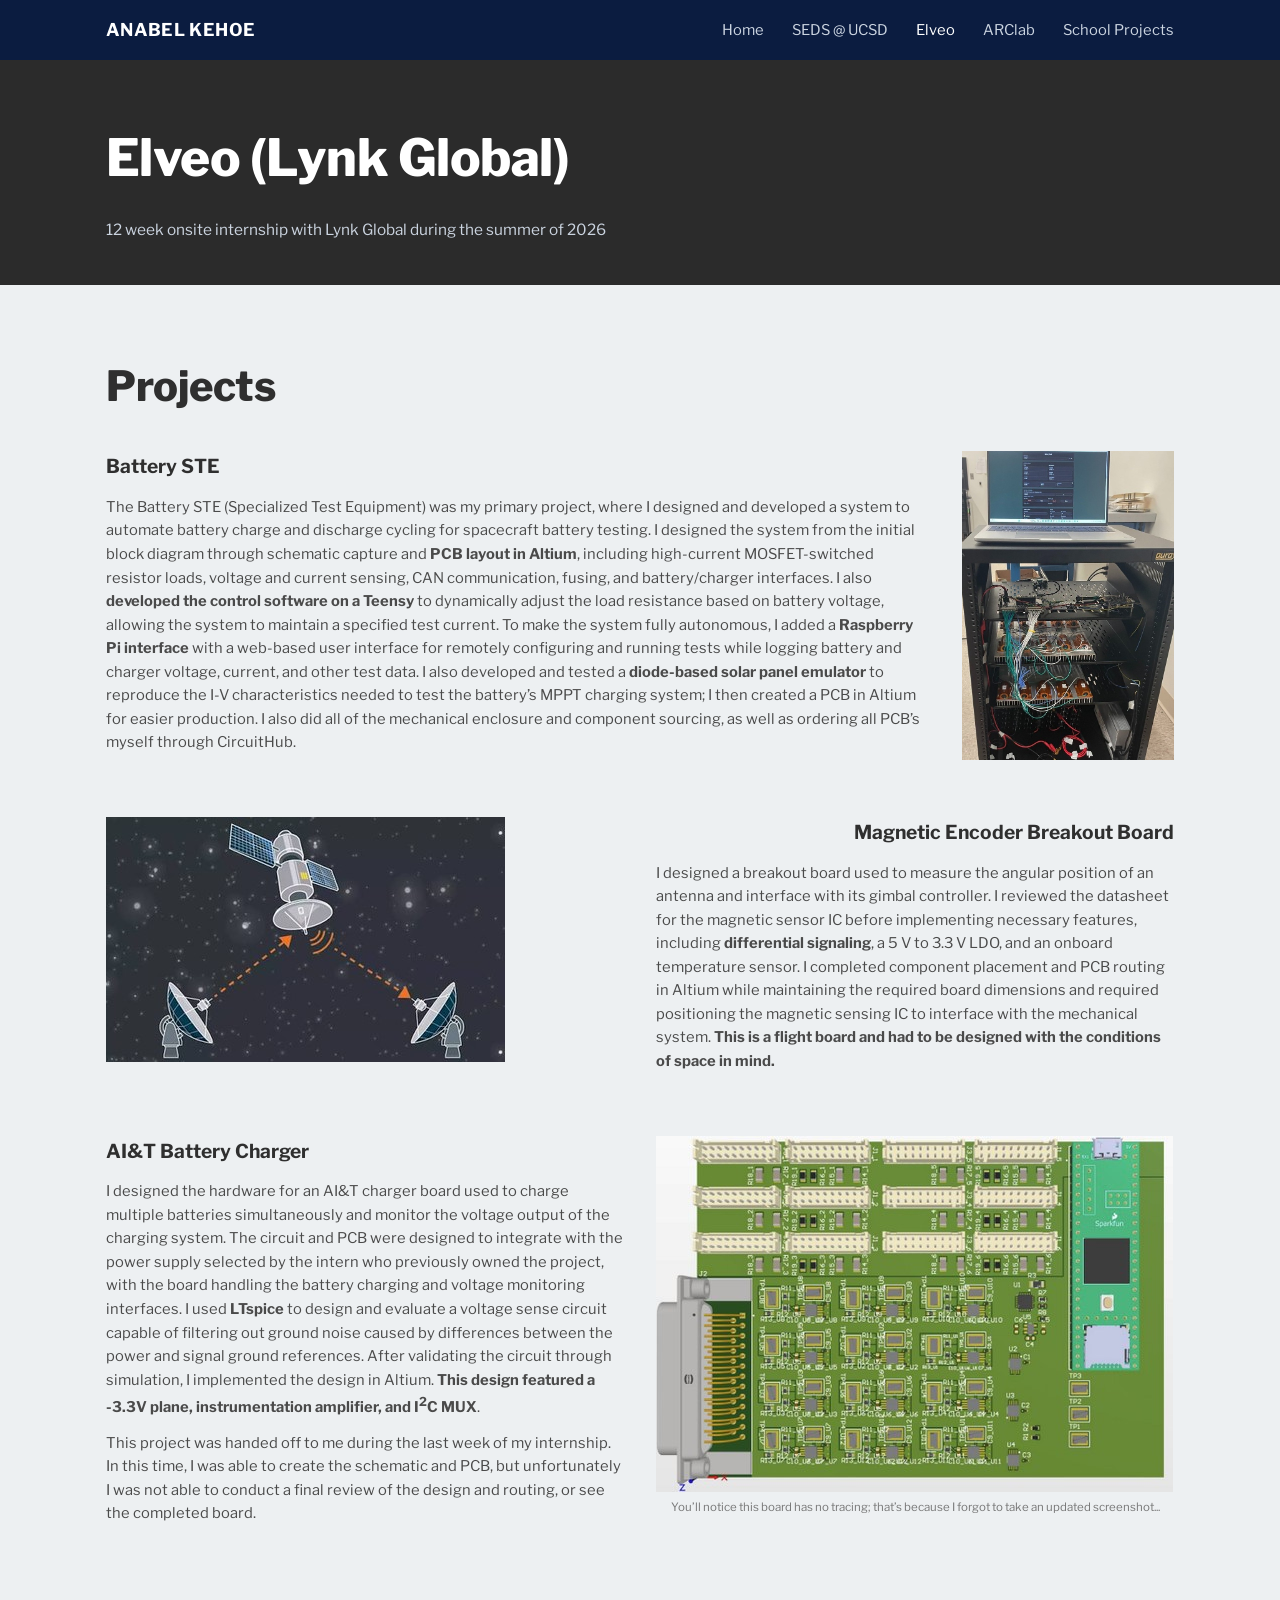
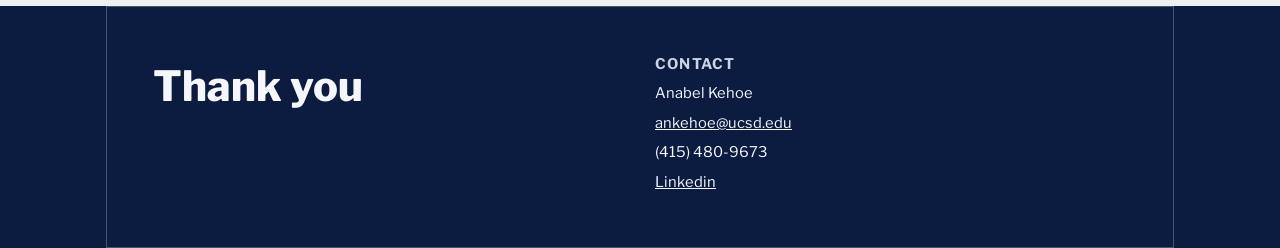
<file: anabel-kehoe-portfolio/portfolio_final/elveo.html>
<!doctype html>
<html lang="en">
<head>
<meta charset="UTF-8">
<meta name="viewport" content="width=device-width, initial-scale=1">
<title>Elveo (Lynk Global) — Anabel Kehoe Portfolio</title>
<link rel="stylesheet" href="styles.css">
</head>
<body>

<nav class="site-nav">
  <div class="wrap">
    <a class="brand" href="index.html">ANABEL KEHOE</a>
    <ul>
      <li><a href="index.html">Home</a></li>
      <li><a href="seds.html">SEDS @ UCSD</a></li>
      <li><a href="elveo.html" class="active">Elveo</a></li>
      <li><a href="arclab.html">ARClab</a></li>
      <li><a href="ucsd-projects.html">School Projects</a></li>
    </ul>
  </div>
</nav>

<header class="page-header left">
  <div class="wrap">
    <h1>Elveo (Lynk Global)</h1>
    <p>12 week onsite internship with Lynk Global during the summer of 2026</p>
  </div>
</header>

<section class="band-light">
  <div class="wrap">
    <h2 class="projects-title">Projects</h2>

    <div class="project">
  <div class="project-cols" style="grid-template-columns: 3.5fr 0.9fr; align-items: start;">
    <div class="text">
      <h3>Battery STE</h3>
      <p>The Battery STE (Specialized Test Equipment) was my primary project, where I designed and developed a system to automate battery charge and discharge cycling for spacecraft battery testing. I designed the system from the initial block diagram through schematic capture and <strong>PCB layout in Altium</strong>, including high-current MOSFET-switched resistor loads, voltage and current sensing, CAN communication, fusing, and battery/charger interfaces. I also <strong>developed the control software on a Teensy</strong> to dynamically adjust the load resistance based on battery voltage, allowing the system to maintain a specified test current. To make the system fully autonomous, I added a <strong>Raspberry Pi interface</strong> with a web-based user interface for remotely configuring and running tests while logging battery and charger voltage, current, and other test data. I also developed and tested a <strong>diode-based solar panel emulator</strong> to reproduce the I-V characteristics needed to test the battery&rsquo;s MPPT charging system; I then created a PCB in Altium for easier production. I also did all of the mechanical enclosure and component sourcing, as well as ordering all PCB&rsquo;s myself through CircuitHub.</p>
    </div>
    <img src="images/battery-ste.jpg" alt="Battery STE test rack with laptop running the control interface">
  </div>
</div>

    <div class="project">
      <div class="project-cols text-right">
        <div class="text">
          <h3>Magnetic Encoder Breakout Board</h3>
          <p>I designed a breakout board used to measure the angular position of an antenna and interface with its gimbal controller. I reviewed the datasheet for the magnetic sensor IC before implementing necessary features, including <strong>differential signaling</strong>, a 5 V to 3.3 V LDO, and an onboard temperature sensor. I completed component placement and PCB routing in Altium while maintaining the required board dimensions and required positioning the magnetic sensing IC to interface with the mechanical system. <strong>This is a flight board and had to be designed with the conditions of space in mind.</strong></p>
        </div>
        <div class="media">
          <img src="images/mag-encoder-sat.jpg" alt="Illustration of satellite communicating with ground antennas">
        </div>
      </div>
    </div>

    <div class="project">
      <div class="project-cols">
        <div class="text">
          <h3>AI&amp;T Battery Charger</h3>
          <p>I designed the hardware for an AI&amp;T charger board used to charge multiple batteries simultaneously and monitor the voltage output of the charging system. The circuit and PCB were designed to integrate with the power supply selected by the intern who previously owned the project, with the board handling the battery charging and voltage monitoring interfaces. I used <strong>LTspice</strong> to design and evaluate a voltage sense circuit capable of filtering out ground noise caused by differences between the power and signal ground references. After validating the circuit through simulation, I implemented the design in Altium. <strong>This design featured a -3.3V plane, instrumentation amplifier, and I<sup>2</sup>C MUX</strong>.</p>
          <p>This project was handed off to me during the last week of my internship. In this time, I was able to create the schematic and PCB, but unfortunately I was not able to conduct a final review of the design and routing, or see the completed board.</p>
        </div>
        <figure class="media">
          <img src="images/aitt-charger.jpg" alt="AI&T battery charger PCB render">
          <figcaption>You&rsquo;ll notice this board has no tracing; that&rsquo;s because I forgot to take an updated screenshot...</figcaption>
        </figure>
      </div>
    </div>

  </div>
</section>

<footer class="band-dark-footer">
  <div class="wrap">
    <div class="footer-grid">
      <h2>Thank you</h2>
      <div class="contact-block">
        <p class="contact-label">CONTACT</p>
        <p>Anabel Kehoe</p>
        <p><a href="mailto:ankehoe@ucsd.edu">ankehoe@ucsd.edu</a></p>
        <p>(415) 480-9673</p>
        <p><a href="#" target="_blank" rel="noopener">Linkedin</a></p>
      </div>
    </div>
  </div>
</footer>

</body>
</html>
</file>
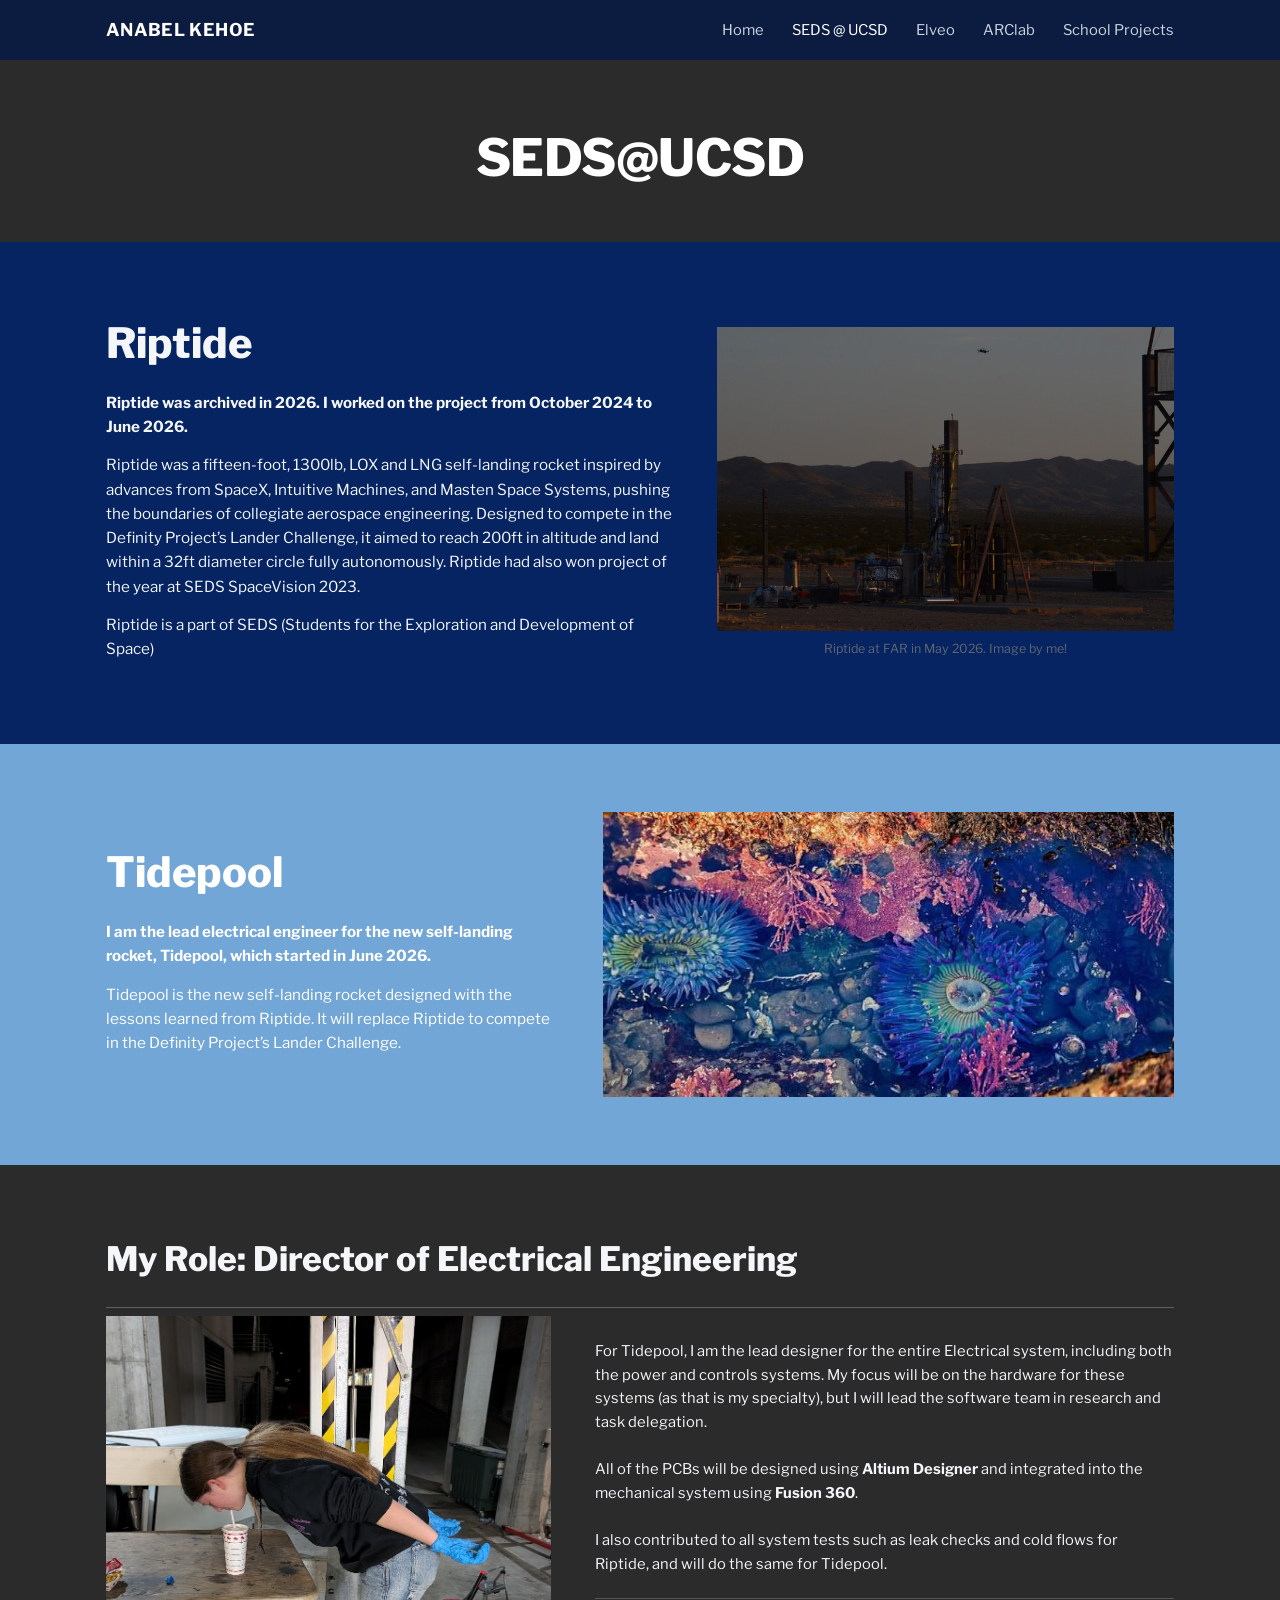
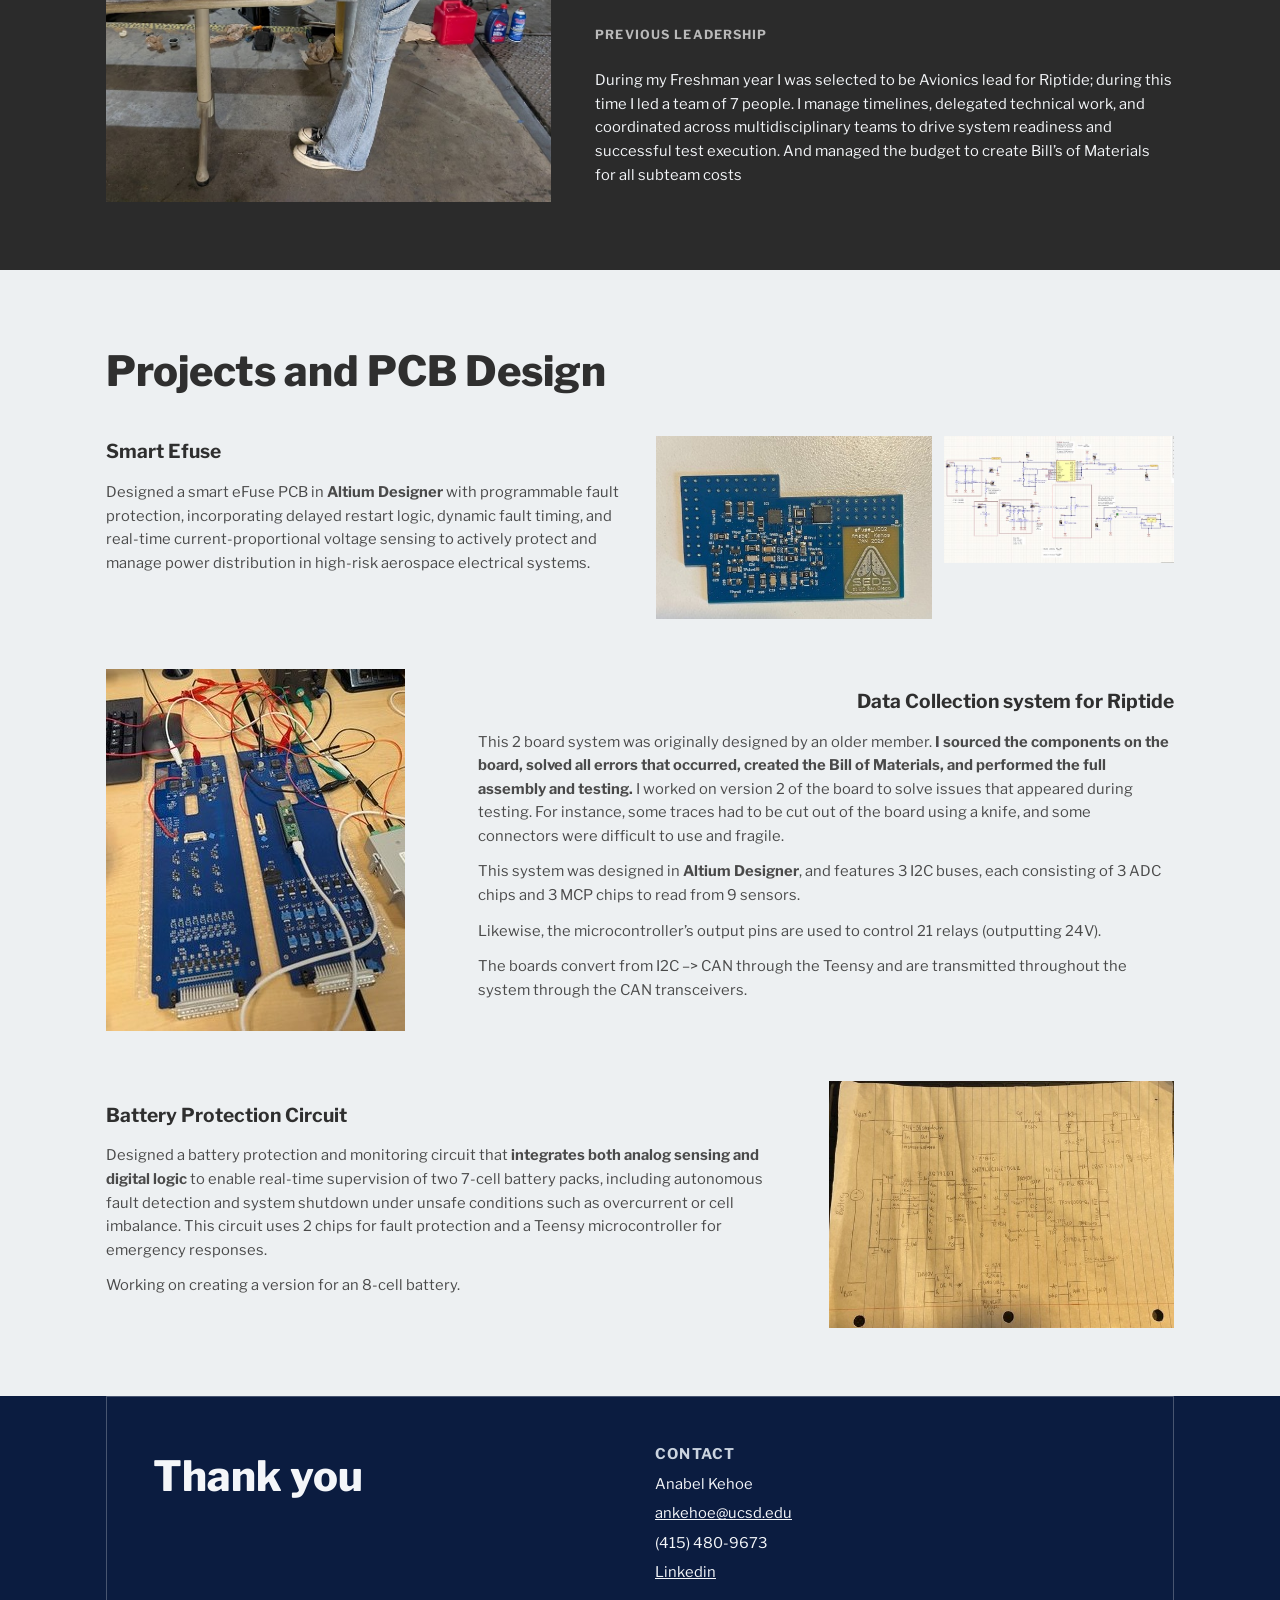
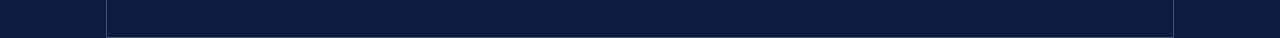
<file: anabel-kehoe-portfolio/portfolio_final/seds.html>
<!doctype html>
<html lang="en">
<head>
<meta charset="UTF-8">
<meta name="viewport" content="width=device-width, initial-scale=1">
<title>SEDS @ UCSD — Anabel Kehoe Portfolio</title>
<link rel="stylesheet" href="styles.css">
</head>
<body>

<nav class="site-nav">
  <div class="wrap">
    <a class="brand" href="index.html">ANABEL KEHOE</a>
    <ul>
      <li><a href="index.html">Home</a></li>
      <li><a href="seds.html" class="active">SEDS @ UCSD</a></li>
      <li><a href="elveo.html">Elveo</a></li>
      <li><a href="arclab.html">ARClab</a></li>
      <li><a href="ucsd-projects.html">School Projects</a></li>
    </ul>
  </div>
</nav>

<header class="page-header">
  <div class="wrap">
    <h1>SEDS@UCSD</h1>
  </div>
</header>

<section class="band-riptide">
  <div class="wrap feature-block">
    <div class="feature-text">
      <h2>Riptide</h2>
      <p class="lede">Riptide was archived in 2026. I worked on the project from October 2024 to June 2026.</p>
      <p>Riptide was a fifteen-foot, 1300lb, LOX and LNG self-landing rocket inspired by advances from SpaceX, Intuitive Machines, and Masten Space Systems, pushing the boundaries of collegiate aerospace engineering. Designed to compete in the Definity Project&rsquo;s Lander Challenge, it aimed to reach 200ft in altitude and land within a 32ft diameter circle fully autonomously. Riptide had also won project of the year at SEDS SpaceVision 2023.</p>
      <p>Riptide is a part of SEDS (Students for the Exploration and Development of Space)</p>
    </div>
    <figure class="feature-img">
      <img src="images/riptide-seds.jpg" alt="Riptide rocket at FAR launch site during sunset">
      <figcaption>Riptide at FAR in May 2026. Image by me!</figcaption>
    </figure>
  </div>
</section>

<section class="band-tidepool">
  <div class="wrap feature-block reverse">
    <div class="feature-text">
      <h2>Tidepool</h2>
      <p class="lede">I am the lead electrical engineer for the new self-landing rocket, Tidepool, which started in June 2026.</p>
      <p>Tidepool is the new self-landing rocket designed with the lessons learned from Riptide. It will replace Riptide to compete in the Definity Project&rsquo;s Lander Challenge.</p>
    </div>
    <figure class="feature-img">
      <img src="images/tidepool.jpg" alt="Tidepool sea anemones — project namesake imagery">
    </figure>
  </div>
</section>

<section class="band-charcoal">
  <div class="wrap">
    <h2 class="role-title">My Role: Director of Electrical Engineering</h2>
    <div class="role-grid">
      <div>
        <img src="images/whiteboard.jpg" alt="Whiteboard diagram of the electrical power system architecture">
      </div>
      <div>
        <p>For Tidepool, I am the lead designer for the entire Electrical system, including both the power and controls systems. My focus will be on the hardware for these systems (as that is my specialty), but I will lead the software team in research and task delegation.</p>
        <p>All of the PCBs will be designed using <strong>Altium Designer</strong> and integrated into the mechanical system using <strong>Fusion 360</strong>.</p>
        <p>I also contributed to all system tests such as leak checks and cold flows for Riptide, and will do the same for Tidepool.</p>
        <hr>
        <p class="label">Previous Leadership</p>
        <p>During my Freshman year I was selected to be Avionics lead for Riptide; during this time I led a team of 7 people. I manage timelines, delegated technical work, and coordinated across multidisciplinary teams to drive system readiness and successful test execution. And managed the budget to create Bill&rsquo;s of Materials for all subteam costs</p>
      </div>
    </div>
  </div>
</section>

<section class="band-light">
  <div class="wrap">
    <h2 class="projects-title">Projects and PCB Design</h2>

<div class="project">
  <div class="project-cols">
    <div class="text">
      <h3>Smart Efuse</h3>
      <p>Designed a smart eFuse PCB in <strong>Altium Designer</strong> with programmable fault protection, incorporating delayed restart logic, dynamic fault timing, and real-time current-proportional voltage sensing to actively protect and manage power distribution in high-risk aerospace electrical systems.</p>
    </div>
    <div class="media-row">
      <img src="images/efuse-photo.jpg" alt="Smart eFuse PCB, populated board on desk">
      <img src="images/efuse-schematic.jpg" alt="Smart eFuse schematic">
    </div>
  </div>
</div>

<div class="project">
  <div class="project-cols text-right" style="grid-template-columns: 340px 1fr; align-items:center;">
    <div class="text">
        <h3>Data Collection system for Riptide</h3>
      <p>This 2 board system was originally designed by an older member. <strong>I sourced the components on the board, solved all errors that occurred, created the Bill of Materials, and performed the full assembly and testing.</strong> I worked on version 2 of the board to solve issues that appeared during testing. For instance, some traces had to be cut out of the board using a knife, and some connectors were difficult to use and fragile.</p>
      <p>This system was designed in <strong>Altium Designer</strong>, and features 3 I2C buses, each consisting of 3 ADC chips and 3 MCP chips to read from 9 sensors.</p>
      <p>Likewise, the microcontroller&rsquo;s output pins are used to control 21 relays (outputting 24V).</p>
      <p>The boards convert from I2C &ndash;&gt; CAN through the Teensy and are transmitted throughout the system through the CAN transceivers.</p>
    </div>
    <div class="media">
      <img src="images/datacol-photo.jpg" alt="Assembled data collection boards on desk">
    </div>
  </div>
</div>

<div class="project">
  <div class="project-cols" style="grid-template-columns: 2fr 1fr; align-items: center;">
    <div class="text">
        <h3>Battery Protection Circuit</h3>

      <p>Designed a battery protection and monitoring circuit that <strong>integrates both analog sensing and digital logic</strong> to enable real-time supervision of two 7-cell battery packs, including autonomous fault detection and system shutdown under unsafe conditions such as overcurrent or cell imbalance. This circuit uses 2 chips for fault protection and a Teensy microcontroller for emergency responses.</p>
      <p>Working on creating a version for an 8-cell battery.</p>
    </div>
    <div class="media">
      <img src="images/battery-note2.jpg" alt="Handwritten battery protection circuit sketch">
    </div>
  </div>
</div>
</section>

<footer class="band-dark-footer">
  <div class="wrap">
    <div class="footer-grid">
      <h2>Thank you</h2>
      <div class="contact-block">
        <p class="contact-label">CONTACT</p>
        <p>Anabel Kehoe</p>
        <p><a href="mailto:ankehoe@ucsd.edu">ankehoe@ucsd.edu</a></p>
        <p>(415) 480-9673</p>
        <p><a href="#" target="_blank" rel="noopener">Linkedin</a></p>
      </div>
    </div>
  </div>
</footer>

</body>
</html>
</file>
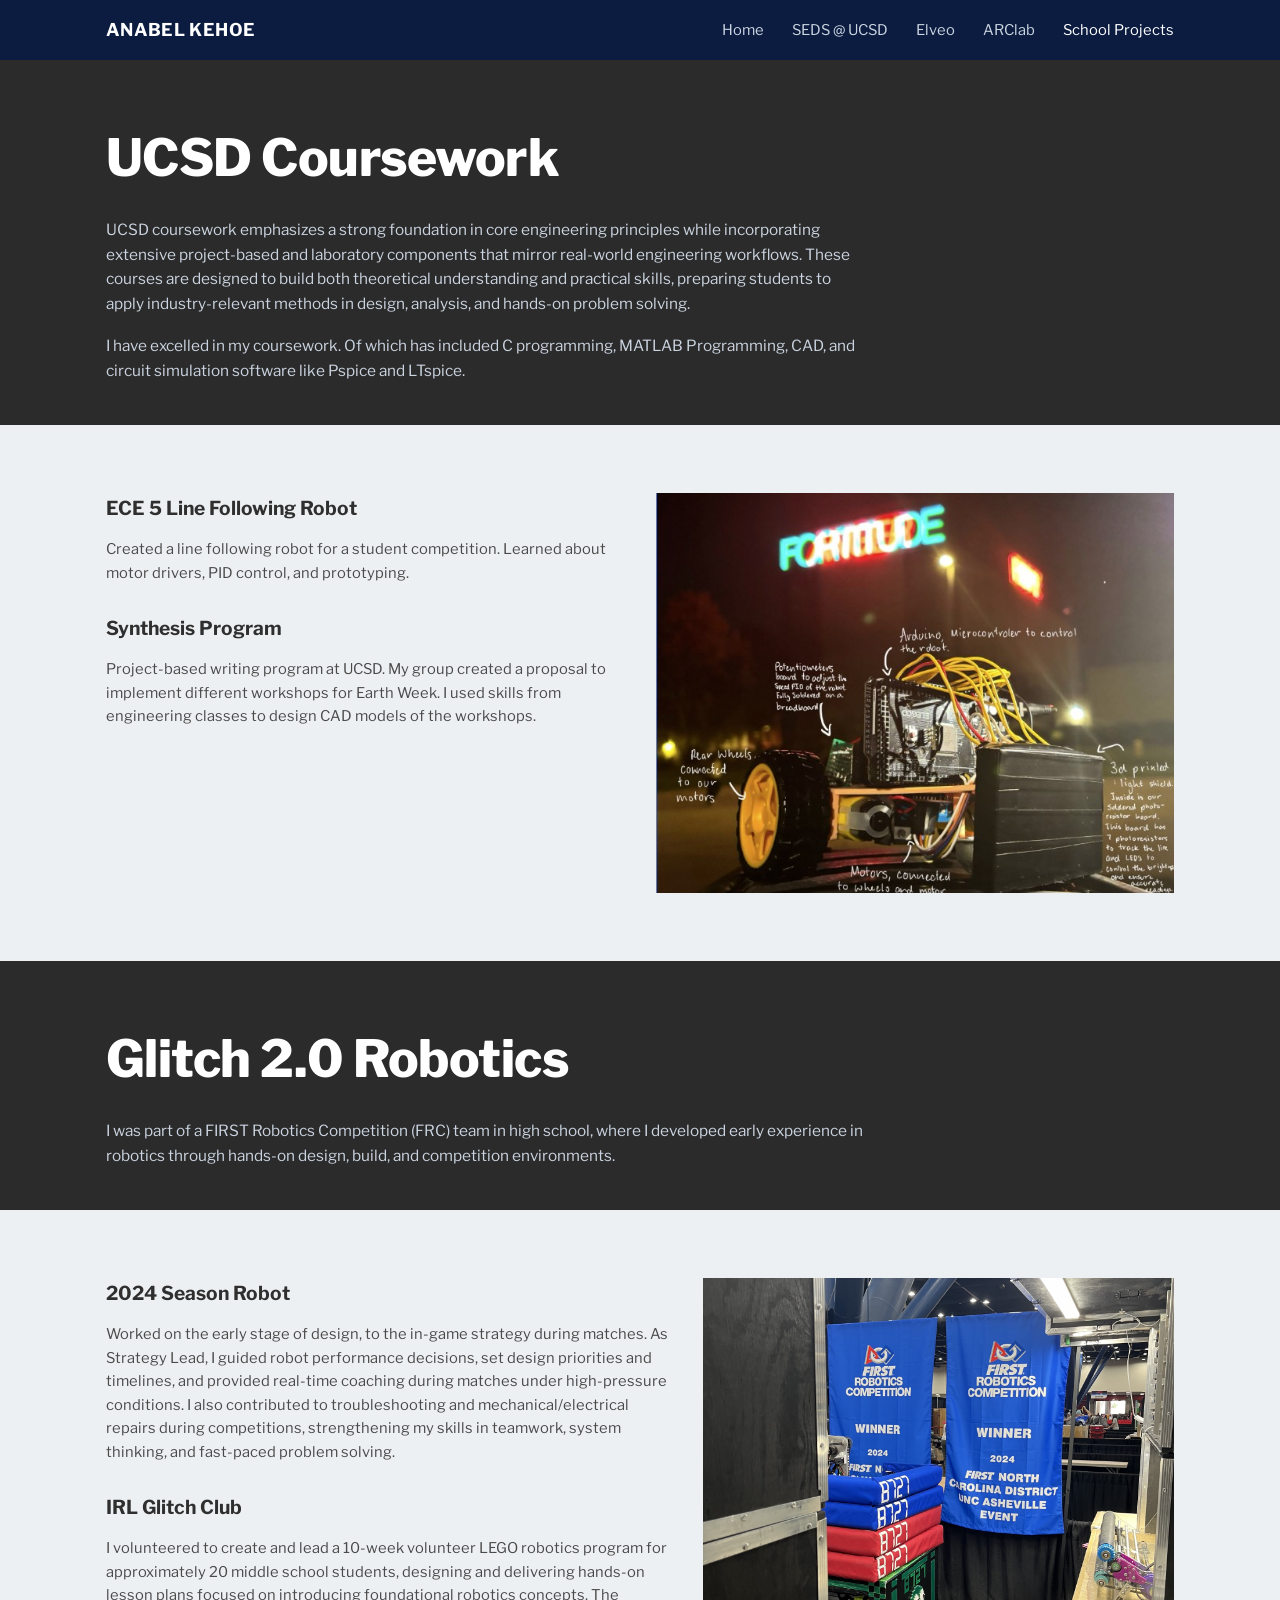
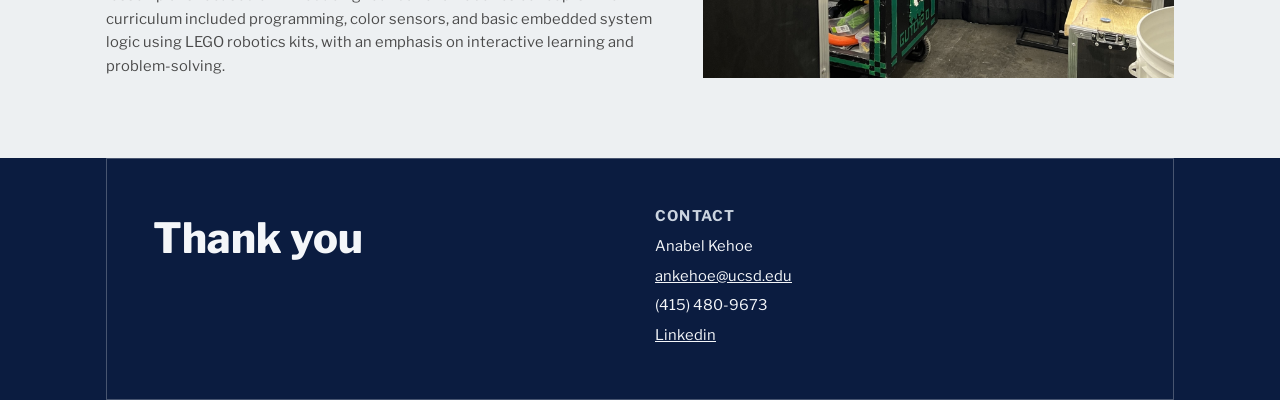
<file: anabel-kehoe-portfolio/portfolio_final/ucsd-projects.html>
<!doctype html>
<html lang="en">
<head>
<meta charset="UTF-8">
<meta name="viewport" content="width=device-width, initial-scale=1">
<title>School Projects — Anabel Kehoe Portfolio</title>
<link rel="stylesheet" href="styles.css">
</head>
<body>

<nav class="site-nav">
  <div class="wrap">
    <a class="brand" href="index.html">ANABEL KEHOE</a>
    <ul>
      <li><a href="index.html">Home</a></li>
      <li><a href="seds.html">SEDS @ UCSD</a></li>
      <li><a href="elveo.html">Elveo</a></li>
      <li><a href="arclab.html">ARClab</a></li>
      <li><a href="ucsd-projects.html" class="active">School Projects</a></li>
    </ul>
  </div>
</nav>

<header class="page-header left">
  <div class="wrap">
    <h1>UCSD Coursework</h1>
    <p>UCSD coursework emphasizes a strong foundation in core engineering principles while incorporating extensive project-based and laboratory components that mirror real-world engineering workflows. These courses are designed to build both theoretical understanding and practical skills, preparing students to apply industry-relevant methods in design, analysis, and hands-on problem solving.</p>
    <p>I have excelled in my coursework. Of which has included C programming, MATLAB Programming, CAD, and circuit simulation software like Pspice and LTspice.</p>
  </div>
</header>

<section class="band-light">
  <div class="wrap">
    <div class="project">
      <div class="project-cols">
        <div class="text">
          <h3>ECE 5 Line Following Robot</h3>
          <p>Created a line following robot for a student competition. Learned about motor drivers, PID control, and prototyping.</p>
          <h3 style="margin-top:28px;">Synthesis Program</h3>
          <p>Project-based writing program at UCSD. My group created a proposal to implement different workshops for Earth Week. I used skills from engineering classes to design CAD models of the workshops.</p>
        </div>
        <div class="media">
          <img src="images/line-follow-robot.jpg" alt="Line following robot with annotated components, night photo" style="width: 100%; max-height: 400px; object-fit: cover;">
        </div>
      </div>
    </div>
  </div>
</section>

<header class="page-header left">
  <div class="wrap">
    <h1>Glitch 2.0 Robotics</h1>
    <p>I was part of a FIRST Robotics Competition (FRC) team in high school, where I developed early experience in robotics through hands-on design, build, and competition environments.</p>
  </div>
</header>

<section class="band-light">
  <div class="wrap">
    <div class="project">
      
      <div class="project-cols" style="grid-template-columns: 1.2fr 1fr; align-items: start;">
  <div class="text">
    <h3>2024 Season Robot</h3>
    <p>Worked on the early stage of design, to the in-game strategy during matches. As Strategy Lead, I guided robot performance decisions, set design priorities and timelines, and provided real-time coaching during matches under high-pressure conditions. I also contributed to troubleshooting and mechanical/electrical repairs during competitions, strengthening my skills in teamwork, system thinking, and fast-paced problem solving.</p>
    <h3 style="margin-top:28px;">IRL Glitch Club</h3>
    <p>I volunteered to create and lead a 10-week volunteer LEGO robotics program for approximately 20 middle school students, designing and delivering hands-on lesson plans focused on introducing foundational robotics concepts. The curriculum included programming, color sensors, and basic embedded system logic using LEGO robotics kits, with an emphasis on interactive learning and problem-solving.</p>
  </div>
  <div class="media">
    <img src="images/glitch-robot.jpg" alt="Glitch 2.0 robotics team pit at a FIRST Robotics competition" style="width: 100%; max-height: 400px; object-fit: cover;">
  </div>
</div>
  </div>
</section>

<footer class="band-dark-footer">
  <div class="wrap">
    <div class="footer-grid">
      <h2>Thank you</h2>
      <div class="contact-block">
        <p class="contact-label">CONTACT</p>
        <p>Anabel Kehoe</p>
        <p><a href="mailto:ankehoe@ucsd.edu">ankehoe@ucsd.edu</a></p>
        <p>(415) 480-9673</p>
        <p><a href="#" target="_blank" rel="noopener">Linkedin</a></p>
      </div>
    </div>
  </div>
</footer>

</body>
</html>
</file>
<file: styles.css>
/* ============================================
   Anabel Kehoe Portfolio — shared stylesheet
   Colors + proportions sourced directly from the
   original site's PDF export (exact vector fills).
   Font: Libre Franklin — closest open match to the
   original Franklin Gothic LT Pro.
   ============================================ */

@import url('https://fonts.googleapis.com/css2?family=Libre+Franklin:ital,wght@0,400;0,500;0,600;0,700;0,800;0,900&display=swap');

:root {
  --navy: #0b1c40;           /* hero overlay / footer */
  --about-blue: #416484;     /* about me band */
  --exp-blue: #7698b6;       /* experience band */
  --riptide-navy: #052461;   /* SEDS riptide section */
  --tidepool-blue: #72a6d7;  /* SEDS tidepool section */
  --charcoal: #2b2b2b;       /* dark section headers */
  --bg-light: #edf0f2;       /* light gray project sections */
  --text-light: #f4f6f9;
  --text-muted: #cbd4e0;
  --text-body-dark: #4a4a4a;
  --border-light: rgba(255, 255, 255, 0.55);
  --max-width: 1180px;
}

* {
  box-sizing: border-box;
}

html {
  scroll-behavior: smooth;
}

body {
  margin: 0;
  font-family: "Libre Franklin", "Franklin Gothic Medium", Arial, sans-serif;
  color: var(--text-body-dark);
  background: var(--bg-light);
  line-height: 1.6;
}

img {
  max-width: 100%;
  display: block;
}

a {
  color: inherit;
}

.wrap {
  max-width: var(--max-width);
  margin: 0 auto;
  padding: 0 56px;
}

/* ---------- Top nav (added for site navigation) ---------- */
.site-nav {
  background: var(--navy);
  padding: 16px 0;
  position: sticky;
  top: 0;
  z-index: 50;
}

.site-nav .wrap {
  display: flex;
  align-items: center;
  justify-content: space-between;
  flex-wrap: wrap;
  gap: 12px;
}

.site-nav .brand {
  color: #fff;
  font-weight: 700;
  font-size: 1.1rem;
  text-decoration: none;
  letter-spacing: 0.02em;
}

.site-nav ul {
  list-style: none;
  display: flex;
  gap: 28px;
  margin: 0;
  padding: 0;
  flex-wrap: wrap;
}

.site-nav a {
  color: var(--text-muted);
  text-decoration: none;
  font-size: 0.92rem;
  transition: color 0.15s ease;
}

.site-nav a:hover,
.site-nav a.active {
  color: #fff;
}

/* ---------- Hero (home page) ---------- */
.hero {
  position: relative;
  min-height: 100vh;
  display: flex;
  align-items: center;
  background: url("images/hero-bg.jpg") center 38% / cover no-repeat;
  background-color: var(--navy);
  overflow: hidden;
}

.hero::before {
  content: "";
  position: absolute;
  inset: 0;
  background: linear-gradient(
    100deg,
    rgba(11, 28, 64, 0.86) 0%,
    rgba(11, 28, 64, 0.58) 46%,
    rgba(11, 28, 64, 0.28) 100%
  );
}

.hero .wrap {
  position: relative;
  z-index: 1;
}

.hero h1 {
  color: #fff;
  font-size: 3.8rem;
  margin: 0 0 16px;
  font-weight: 700;
  letter-spacing: -0.01em;
}

.hero .eyebrow {
  color: var(--text-muted);
  font-size: 0.85rem;
  letter-spacing: 0.05em;
  margin: 0 0 6px;
  font-weight: 400;
}

.hero .tagline {
  color: #fff;
  font-weight: 700;
  font-size: 0.95rem;
  letter-spacing: 0.04em;
  margin: 0;
}

/* ---------- Page header (subpages) ---------- */
.page-header {
  background: var(--charcoal);
  color: #fff;
  padding: 58px 0 42px;
  text-align: center;
}

.page-header h1 {
  font-size: 3.2rem;
  margin: 0;
  font-weight: 800;
  letter-spacing: -0.01em;
}

.page-header.left {
  text-align: left;
}

.page-header p {
  max-width: 760px;
  color: var(--text-muted);
  margin: 18px 0 0;
  font-size: 0.96rem;
}

/* ---------- Generic section bands ---------- */
section {
  padding: 68px 0;
}

.band-about { background: var(--about-blue); color: var(--text-light); }
.band-exp { background: var(--exp-blue); color: #fff; }
.band-riptide { background: var(--riptide-navy); color: var(--text-light); }
.band-tidepool { background: var(--tidepool-blue); color: #fff; }
.band-navy { background: var(--navy); color: var(--text-light); }
.band-charcoal { background: var(--charcoal); color: var(--text-light); }
.band-light { background: var(--bg-light); color: var(--text-body-dark); }
.band-dark-footer { background: var(--navy); color: var(--text-light); }

section h2.section-title {
  font-size: 0.85rem;
  letter-spacing: 0.09em;
  text-transform: uppercase;
  margin: 0 0 22px;
  font-weight: 700;
}

.band-exp h2.big-title,
.band-light h2.big-title {
  font-size: 2.8rem;
  font-weight: 800;
  margin: 0 0 26px;
}

.band-exp h2.big-title { color: var(--text-light); }
.band-light h2.big-title { color: #3a3a3a; }

/* ---------- About Me ---------- */
.about-grid {
  display: grid;
  grid-template-columns: 1.6fr 1fr;
  gap: 48px;
  align-items: center;
}

.about-grid p {
  margin: 0 0 16px;
  font-size: 0.98rem;
}

.about-grid img {
  border-radius: 2px;
  aspect-ratio: 386 / 257;
  object-fit: cover;
  width: 100%;
}

.contact-line a {
  text-decoration: underline;
}

/* ---------- Experience ---------- */
.exp-feature {
  display: grid;
  grid-template-columns: 1.4fr 1fr;
  gap: 40px;
  align-items: start;
  margin-bottom: 36px;
}

.exp-feature h3 {
  font-size: 1.6rem;
  margin: 0 0 14px;
  font-weight: 700;
}

.exp-feature p {
  margin: 0 0 14px;
  font-size: 0.96rem;
}

.exp-feature img {
  aspect-ratio: 320 / 213;
  object-fit: cover;
  width: 100%;
}

.exp-feature figcaption {
  font-size: 0.78rem;
  color: rgba(255,255,255,0.75);
  margin-top: 8px;
}

.btn {
  display: inline-block;
  border: 1px solid var(--border-light);
  color: #fff;
  text-decoration: none;
  padding: 12px 26px;
  font-size: 0.82rem;
  font-weight: 700;
  letter-spacing: 0.04em;
  background: transparent;
  transition: background 0.15s ease;
}

.btn:hover {
  background: rgba(255, 255, 255, 0.12);
}

.btn-dark {
  border-color: #999;
  color: #333;
}

.btn-dark:hover {
  background: rgba(0,0,0,0.06);
}

.exp-secondary {
  display: grid;
  grid-template-columns: 1fr 1fr;
  gap: 24px;
  margin-bottom: 30px;
}

.elveo-card {
  display: grid;
  grid-template-columns: 300px 1fr;
  gap: 30px;
  align-items: left;
  padding: 0px;
  margin-bottom: 40px;
}

.elveo-card img {
  background: #fff;
  padding: 50px;
}

.elveo-card h3 {
  margin: 0 0 8px;
  font-size: 1.3rem;
  font-weight: 700;
}

.elveo-card p {
  font-size: 0.92rem;
  margin: 0 0 14px;
}

.mini-card {
  display: grid;
  grid-template-columns: 1fr 1.1fr;
  gap: 18px;
  align-items: stretch;
}

.mini-card img {
  width: 100%;
  height: 100%;
  object-fit: cover;
  aspect-ratio: 229 / 172;
}

.mini-card .mini-text h4 {
  margin: 0 0 4px;
  font-size: 0.98rem;
  font-weight: 700;
}

.mini-card .mini-text .sub {
  font-size: 0.78rem;
  color: rgba(255,255,255,0.85);
  margin: 0 0 10px;
}

.mini-card .mini-text p {
  font-size: 0.86rem;
  margin: 0 0 14px;
}

.btn-small {
  padding: 8px 18px;
  font-size: 0.74rem;
}

/* ---------- Footer / Thank you ---------- */
.footer-grid {
  display: grid;
  grid-template-columns: 1fr 1fr;
  gap: 30px;
  border: 1px solid rgba(255,255,255,0.25);
  padding: 46px;
}

.footer-grid h2 {
  font-size: 2.6rem;
  margin: 0;
  font-weight: 800;
}

.footer-grid .contact-label {
  font-size: 0.78rem;
  letter-spacing: 0.08em;
  color: var(--text-muted);
  margin: 0 0 10px;
  font-weight: 700;
}

.footer-grid .contact-block p {
  margin: 0 0 6px;
  font-size: 0.92rem;
}

.footer-grid .contact-block a {
  text-decoration: underline;
}

/* ---------- Subpages: two-column feature blocks ---------- */
.feature-block {
  display: grid;
  grid-template-columns: 1.25fr 1fr;
  gap: 40px;
  align-items: center;
}

.feature-block.reverse {
  grid-template-columns: 1fr 1.25fr;
}

.feature-block.reverse .feature-img { order: 2; }
.feature-block.reverse .feature-text { order: 1; }

.feature-block h2 {
  font-size: 2.6rem;
  margin: 0 0 14px;
  font-weight: 800;
}

.feature-block .lede {
  font-weight: 700;
  margin: 0 0 14px;
}

.feature-block p {
  margin: 0 0 14px;
  font-size: 0.95rem;
}

.feature-block img {
  width: 100%;
}

.feature-block figcaption {
  font-size: 0.78rem;
  opacity: 0.8;
  margin-top: 8px;
}

/* ---------- Role / dark detail section ---------- */

.role-grid {
  display: grid;
  grid-template-columns: 1fr 1.3fr;
  gap: 44px;
  align-items: stretch;   /* was: align-items: start; */
}

.role-grid img {
  width: 100%;
  height: 100%;
  object-fit: cover;
}

.role-grid h2 {
  font-size: 2.1rem;
  font-weight: 800;
}

.role-grid .label {
  font-size: 0.78rem;
  letter-spacing: 0.09em;
  color: #b9b9b9;
  font-weight: 700;
  margin: 26px 0 10px;
  text-transform: uppercase;
}

.role-grid .label:first-child {
  margin-top: 0;
}

.role-grid p {
  margin-top: 24px;
  font-size: 0.92rem;
}

.role-grid hr {
  border: none;
  border-top: 1px solid rgba(255,255,255,0.2);
  margin: 22px 0;
}

.role-title {
  font-size: 2.1rem;
  font-weight: 800;
  margin: 0 0 8px;
  padding-bottom: 20px;
  border-bottom: 1px solid rgba(255,255,255,0.25);
}

/* ---------- Projects grid (SEDS / Elveo / ARClab / UCSD) ---------- */
.projects-title {
  font-size: 2.6rem;
  font-weight: 800;
  margin: 0 0 32px;
  color: #2f2f2f;
}

.project {
  margin-bottom: 50px;
}

.project:last-child {
  margin-bottom: 0;
}

.project h3 {
  font-size: 1.2rem;
  margin: 0 0 14px;
  color: #2f2f2f;
  font-weight: 700;
}

.project-cols {
  display: grid;
  grid-template-columns: 1fr 1fr;
  gap: 32px;
  align-items: start;
}

.project-cols.text-right .text { order: 2; }
.project-cols.text-right .media { order: 1; }
.project:has(.project-cols.text-right) h3 {
  text-align: right;
}

.project p {
  font-size: 0.92rem;
  margin: 0 0 12px;
}

.media-row {
  display: grid;
  grid-template-columns: 1.2fr 1fr;
  gap: 12px;
}

.media-stack {
  display: grid;
  gap: 12px;
}

figure {
  margin: 0;
}

figure figcaption {
  font-size: 0.72rem;
  color: #777;
  text-align: center;
  margin-top: 6px;
}

/* ---------- Simple text section (coursework intro) ---------- */
.intro-text {
  max-width: 900px;
}

.intro-text p {
  margin: 0 0 14px;
  font-size: 0.94rem;
}

/* ---------- Responsive ---------- */
@media (max-width: 860px) {
  .wrap { padding: 0 24px; }

  .hero { min-height: 500px; }
  .hero h1 { font-size: 2.4rem; }

  .page-header h1 { font-size: 2.1rem; }

  .about-grid,
  .exp-feature,
  .exp-secondary,
  .elveo-card,
  .mini-card,
  .footer-grid,
  .feature-block,
  .feature-block.reverse,
  .role-grid,
  .project-cols,
  .media-row {
    grid-template-columns: 1fr !important;
  }

  .feature-block.reverse .feature-img,
  .feature-block.reverse .feature-text,
  .project-cols.text-right .text,
  .project-cols.text-right .media {
    order: initial;
  }

  .mini-card img { aspect-ratio: 16/9; }

  .site-nav ul { gap: 16px; }
}
</file>
<file: anabel-kehoe-portfolio/portfolio_final/styles.css>
/* ============================================
   Anabel Kehoe Portfolio — shared stylesheet
   Colors + proportions sourced directly from the
   original site's PDF export (exact vector fills).
   Font: Libre Franklin — closest open match to the
   original Franklin Gothic LT Pro.
   ============================================ */

@import url('https://fonts.googleapis.com/css2?family=Libre+Franklin:ital,wght@0,400;0,500;0,600;0,700;0,800;0,900&display=swap');

:root {
  --navy: #0b1c40;           /* hero overlay / footer */
  --about-blue: #416484;     /* about me band */
  --exp-blue: #7698b6;       /* experience band */
  --riptide-navy: #052461;   /* SEDS riptide section */
  --tidepool-blue: #72a6d7;  /* SEDS tidepool section */
  --charcoal: #2b2b2b;       /* dark section headers */
  --bg-light: #edf0f2;       /* light gray project sections */
  --text-light: #f4f6f9;
  --text-muted: #cbd4e0;
  --text-body-dark: #4a4a4a;
  --border-light: rgba(255, 255, 255, 0.55);
  --max-width: 1180px;
}

* {
  box-sizing: border-box;
}

html {
  scroll-behavior: smooth;
}

body {
  margin: 0;
  font-family: "Libre Franklin", "Franklin Gothic Medium", Arial, sans-serif;
  color: var(--text-body-dark);
  background: var(--bg-light);
  line-height: 1.6;
}

img {
  max-width: 100%;
  display: block;
}

a {
  color: inherit;
}

.wrap {
  max-width: var(--max-width);
  margin: 0 auto;
  padding: 0 56px;
}

/* ---------- Top nav (added for site navigation) ---------- */
.site-nav {
  background: var(--navy);
  padding: 16px 0;
  position: sticky;
  top: 0;
  z-index: 50;
}

.site-nav .wrap {
  display: flex;
  align-items: center;
  justify-content: space-between;
  flex-wrap: wrap;
  gap: 12px;
}

.site-nav .brand {
  color: #fff;
  font-weight: 700;
  font-size: 1.1rem;
  text-decoration: none;
  letter-spacing: 0.02em;
}

.site-nav ul {
  list-style: none;
  display: flex;
  gap: 28px;
  margin: 0;
  padding: 0;
  flex-wrap: wrap;
}

.site-nav a {
  color: var(--text-muted);
  text-decoration: none;
  font-size: 0.92rem;
  transition: color 0.15s ease;
}

.site-nav a:hover,
.site-nav a.active {
  color: #fff;
}

/* ---------- Hero (home page) ---------- */
.hero {
  position: relative;
  min-height: 100vh;
  display: flex;
  align-items: center;
  background: url("images/hero-bg.jpg") center 38% / cover no-repeat;
  background-color: var(--navy);
  overflow: hidden;
}

.hero::before {
  content: "";
  position: absolute;
  inset: 0;
  background: linear-gradient(
    100deg,
    rgba(11, 28, 64, 0.86) 0%,
    rgba(11, 28, 64, 0.58) 46%,
    rgba(11, 28, 64, 0.28) 100%
  );
}

.hero .wrap {
  position: relative;
  z-index: 1;
}

.hero h1 {
  color: #fff;
  font-size: 3.8rem;
  margin: 0 0 16px;
  font-weight: 700;
  letter-spacing: -0.01em;
}

.hero .eyebrow {
  color: var(--text-muted);
  font-size: 0.85rem;
  letter-spacing: 0.05em;
  margin: 0 0 6px;
  font-weight: 400;
}

.hero .tagline {
  color: #fff;
  font-weight: 700;
  font-size: 0.95rem;
  letter-spacing: 0.04em;
  margin: 0;
}

/* ---------- Page header (subpages) ---------- */
.page-header {
  background: var(--charcoal);
  color: #fff;
  padding: 58px 0 42px;
  text-align: center;
}

.page-header h1 {
  font-size: 3.2rem;
  margin: 0;
  font-weight: 800;
  letter-spacing: -0.01em;
}

.page-header.left {
  text-align: left;
}

.page-header p {
  max-width: 760px;
  color: var(--text-muted);
  margin: 18px 0 0;
  font-size: 0.96rem;
}

/* ---------- Generic section bands ---------- */
section {
  padding: 68px 0;
}

.band-about { background: var(--about-blue); color: var(--text-light); }
.band-exp { background: var(--exp-blue); color: #fff; }
.band-riptide { background: var(--riptide-navy); color: var(--text-light); }
.band-tidepool { background: var(--tidepool-blue); color: #fff; }
.band-navy { background: var(--navy); color: var(--text-light); }
.band-charcoal { background: var(--charcoal); color: var(--text-light); }
.band-light { background: var(--bg-light); color: var(--text-body-dark); }
.band-dark-footer { background: var(--navy); color: var(--text-light); }

section h2.section-title {
  font-size: 0.85rem;
  letter-spacing: 0.09em;
  text-transform: uppercase;
  margin: 0 0 22px;
  font-weight: 700;
}

.band-exp h2.big-title,
.band-light h2.big-title {
  font-size: 2.8rem;
  font-weight: 800;
  margin: 0 0 26px;
}

.band-exp h2.big-title { color: var(--text-light); }
.band-light h2.big-title { color: #3a3a3a; }

/* ---------- About Me ---------- */
.about-grid {
  display: grid;
  grid-template-columns: 1.6fr 1fr;
  gap: 48px;
  align-items: center;
}

.about-grid p {
  margin: 0 0 16px;
  font-size: 0.98rem;
}

.about-grid img {
  border-radius: 2px;
  aspect-ratio: 386 / 257;
  object-fit: cover;
  width: 100%;
}

.contact-line a {
  text-decoration: underline;
}

/* ---------- Experience ---------- */
.exp-feature {
  display: grid;
  grid-template-columns: 1.4fr 1fr;
  gap: 40px;
  align-items: start;
  margin-bottom: 36px;
}

.exp-feature h3 {
  font-size: 1.6rem;
  margin: 0 0 14px;
  font-weight: 700;
}

.exp-feature p {
  margin: 0 0 14px;
  font-size: 0.96rem;
}

.exp-feature img {
  aspect-ratio: 320 / 213;
  object-fit: cover;
  width: 100%;
}

.exp-feature figcaption {
  font-size: 0.78rem;
  color: rgba(255,255,255,0.75);
  margin-top: 8px;
}

.btn {
  display: inline-block;
  border: 1px solid var(--border-light);
  color: #fff;
  text-decoration: none;
  padding: 12px 26px;
  font-size: 0.82rem;
  font-weight: 700;
  letter-spacing: 0.04em;
  background: transparent;
  transition: background 0.15s ease;
}

.btn:hover {
  background: rgba(255, 255, 255, 0.12);
}

.btn-dark {
  border-color: #999;
  color: #333;
}

.btn-dark:hover {
  background: rgba(0,0,0,0.06);
}

.exp-secondary {
  display: grid;
  grid-template-columns: 1fr 1fr;
  gap: 24px;
  margin-bottom: 30px;
}

.elveo-card {
  display: grid;
  grid-template-columns: 300px 1fr;
  gap: 30px;
  align-items: left;
  padding: 0px;
  margin-bottom: 40px;
}

.elveo-card img {
  background: #fff;
  padding: 50px;
}

.elveo-card h3 {
  margin: 0 0 8px;
  font-size: 1.3rem;
  font-weight: 700;
}

.elveo-card p {
  font-size: 0.92rem;
  margin: 0 0 14px;
}

.mini-card {
  display: grid;
  grid-template-columns: 1fr 1.1fr;
  gap: 18px;
  align-items: stretch;
}

.mini-card img {
  width: 100%;
  height: 100%;
  object-fit: cover;
  aspect-ratio: 229 / 172;
}

.mini-card .mini-text h4 {
  margin: 0 0 4px;
  font-size: 0.98rem;
  font-weight: 700;
}

.mini-card .mini-text .sub {
  font-size: 0.78rem;
  color: rgba(255,255,255,0.85);
  margin: 0 0 10px;
}

.mini-card .mini-text p {
  font-size: 0.86rem;
  margin: 0 0 14px;
}

.btn-small {
  padding: 8px 18px;
  font-size: 0.74rem;
}

/* ---------- Footer / Thank you ---------- */
.footer-grid {
  display: grid;
  grid-template-columns: 1fr 1fr;
  gap: 30px;
  border: 1px solid rgba(255,255,255,0.25);
  padding: 46px;
}

.footer-grid h2 {
  font-size: 2.6rem;
  margin: 0;
  font-weight: 800;
}

.footer-grid .contact-label {
  font-size: 0.78rem;
  letter-spacing: 0.08em;
  color: var(--text-muted);
  margin: 0 0 10px;
  font-weight: 700;
}

.footer-grid .contact-block p {
  margin: 0 0 6px;
  font-size: 0.92rem;
}

.footer-grid .contact-block a {
  text-decoration: underline;
}

/* ---------- Subpages: two-column feature blocks ---------- */
.feature-block {
  display: grid;
  grid-template-columns: 1.25fr 1fr;
  gap: 40px;
  align-items: center;
}

.feature-block.reverse {
  grid-template-columns: 1fr 1.25fr;
}

.feature-block.reverse .feature-img { order: 2; }
.feature-block.reverse .feature-text { order: 1; }

.feature-block h2 {
  font-size: 2.6rem;
  margin: 0 0 14px;
  font-weight: 800;
}

.feature-block .lede {
  font-weight: 700;
  margin: 0 0 14px;
}

.feature-block p {
  margin: 0 0 14px;
  font-size: 0.95rem;
}

.feature-block img {
  width: 100%;
}

.feature-block figcaption {
  font-size: 0.78rem;
  opacity: 0.8;
  margin-top: 8px;
}

/* ---------- Role / dark detail section ---------- */

.role-grid {
  display: grid;
  grid-template-columns: 1fr 1.3fr;
  gap: 44px;
  align-items: stretch;   /* was: align-items: start; */
}

.role-grid img {
  width: 100%;
  height: 100%;
  object-fit: cover;
}

.role-grid h2 {
  font-size: 2.1rem;
  font-weight: 800;
}

.role-grid .label {
  font-size: 0.78rem;
  letter-spacing: 0.09em;
  color: #b9b9b9;
  font-weight: 700;
  margin: 26px 0 10px;
  text-transform: uppercase;
}

.role-grid .label:first-child {
  margin-top: 0;
}

.role-grid p {
  margin-top: 24px;
  font-size: 0.92rem;
}

.role-grid hr {
  border: none;
  border-top: 1px solid rgba(255,255,255,0.2);
  margin: 22px 0;
}

.role-title {
  font-size: 2.1rem;
  font-weight: 800;
  margin: 0 0 8px;
  padding-bottom: 20px;
  border-bottom: 1px solid rgba(255,255,255,0.25);
}

/* ---------- Projects grid (SEDS / Elveo / ARClab / UCSD) ---------- */
.projects-title {
  font-size: 2.6rem;
  font-weight: 800;
  margin: 0 0 32px;
  color: #2f2f2f;
}

.project {
  margin-bottom: 50px;
}

.project:last-child {
  margin-bottom: 0;
}

.project h3 {
  font-size: 1.2rem;
  margin: 0 0 14px;
  color: #2f2f2f;
  font-weight: 700;
}

.project-cols {
  display: grid;
  grid-template-columns: 1fr 1fr;
  gap: 32px;
  align-items: start;
}

.project-cols.text-right .text { order: 2; }
.project-cols.text-right .media { order: 1; }
.project:has(.project-cols.text-right) h3 {
  text-align: right;
}

.project p {
  font-size: 0.92rem;
  margin: 0 0 12px;
}

.media-row {
  display: grid;
  grid-template-columns: 1.2fr 1fr;
  gap: 12px;
}

.media-stack {
  display: grid;
  gap: 12px;
}

figure {
  margin: 0;
}

figure figcaption {
  font-size: 0.72rem;
  color: #777;
  text-align: center;
  margin-top: 6px;
}

/* ---------- Simple text section (coursework intro) ---------- */
.intro-text {
  max-width: 900px;
}

.intro-text p {
  margin: 0 0 14px;
  font-size: 0.94rem;
}

/* ---------- Responsive ---------- */
@media (max-width: 860px) {
  .wrap { padding: 0 24px; }

  .hero { min-height: 500px; }
  .hero h1 { font-size: 2.4rem; }

  .page-header h1 { font-size: 2.1rem; }

  .about-grid,
  .exp-feature,
  .exp-secondary,
  .elveo-card,
  .mini-card,
  .footer-grid,
  .feature-block,
  .feature-block.reverse,
  .role-grid,
  .project-cols,
  .media-row {
    grid-template-columns: 1fr !important;
  }

  .feature-block.reverse .feature-img,
  .feature-block.reverse .feature-text,
  .project-cols.text-right .text,
  .project-cols.text-right .media {
    order: initial;
  }

  .mini-card img { aspect-ratio: 16/9; }

  .site-nav ul { gap: 16px; }
}
</file>
